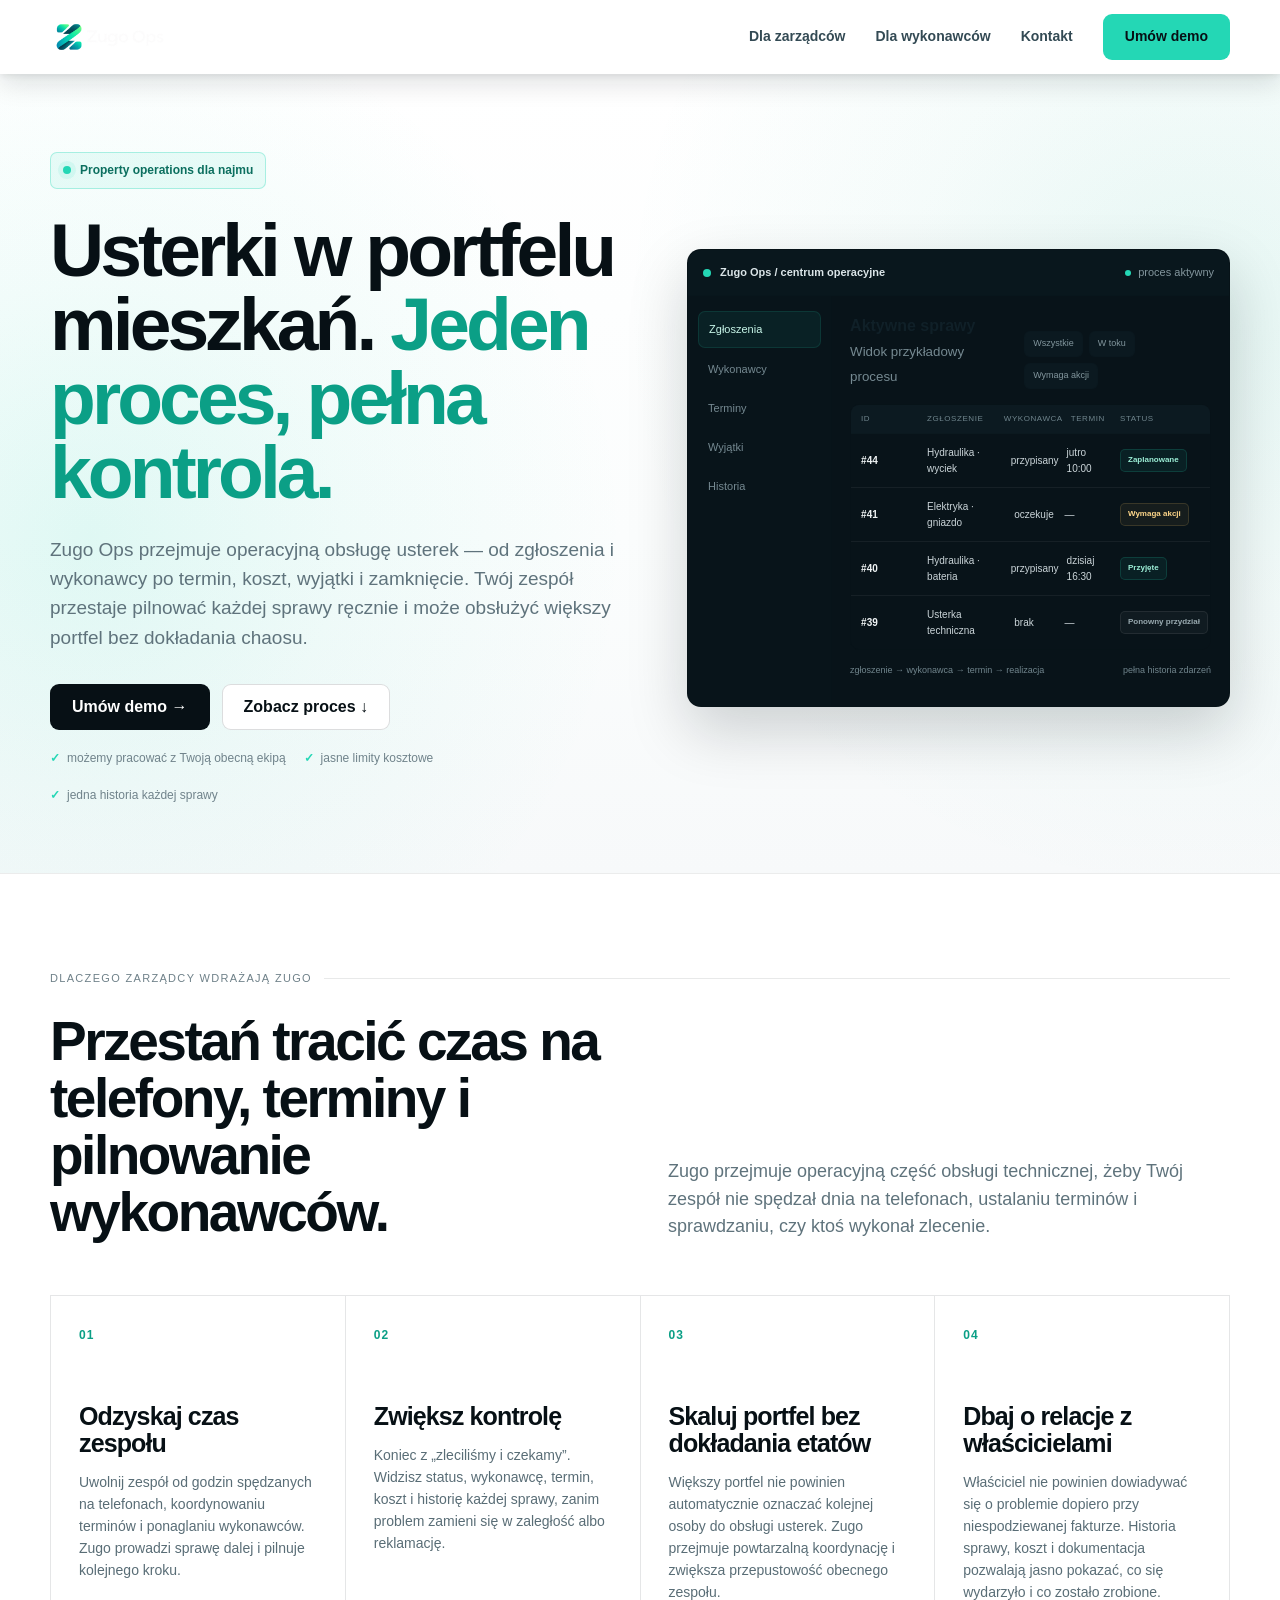
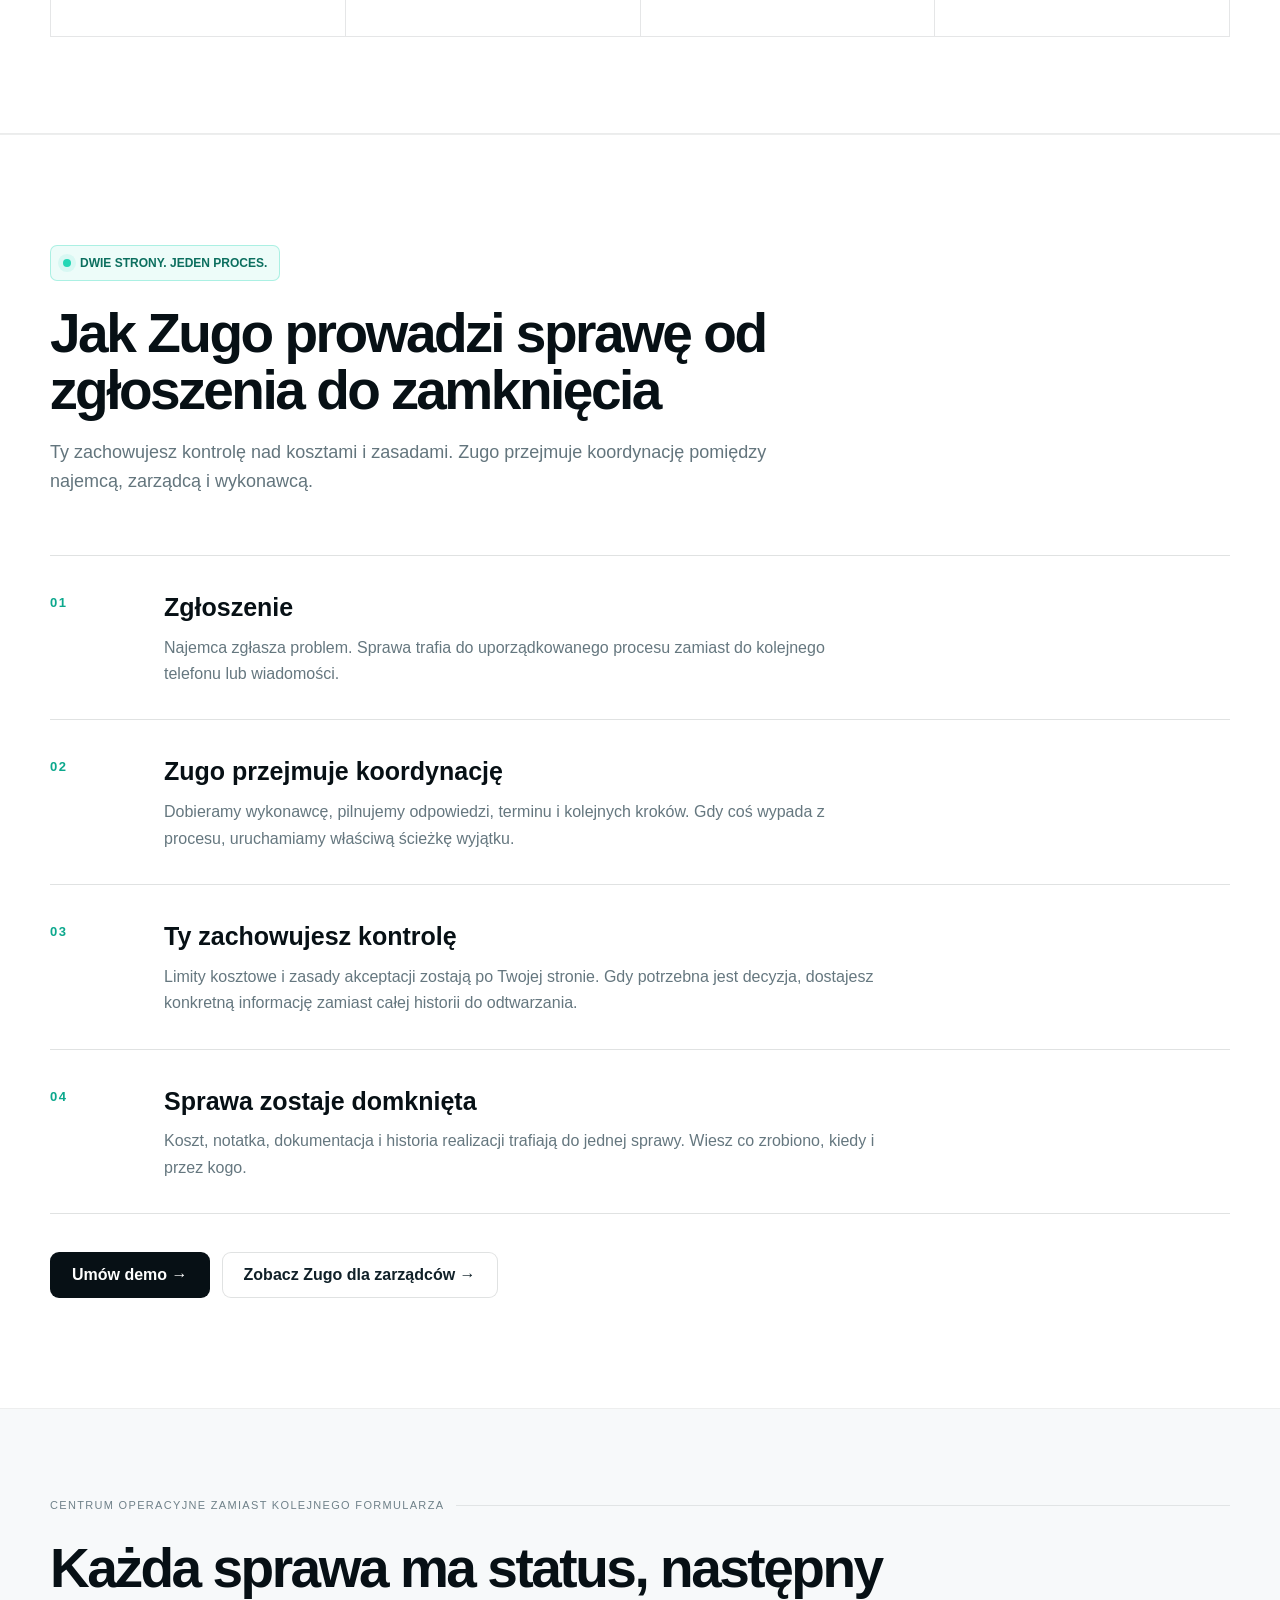
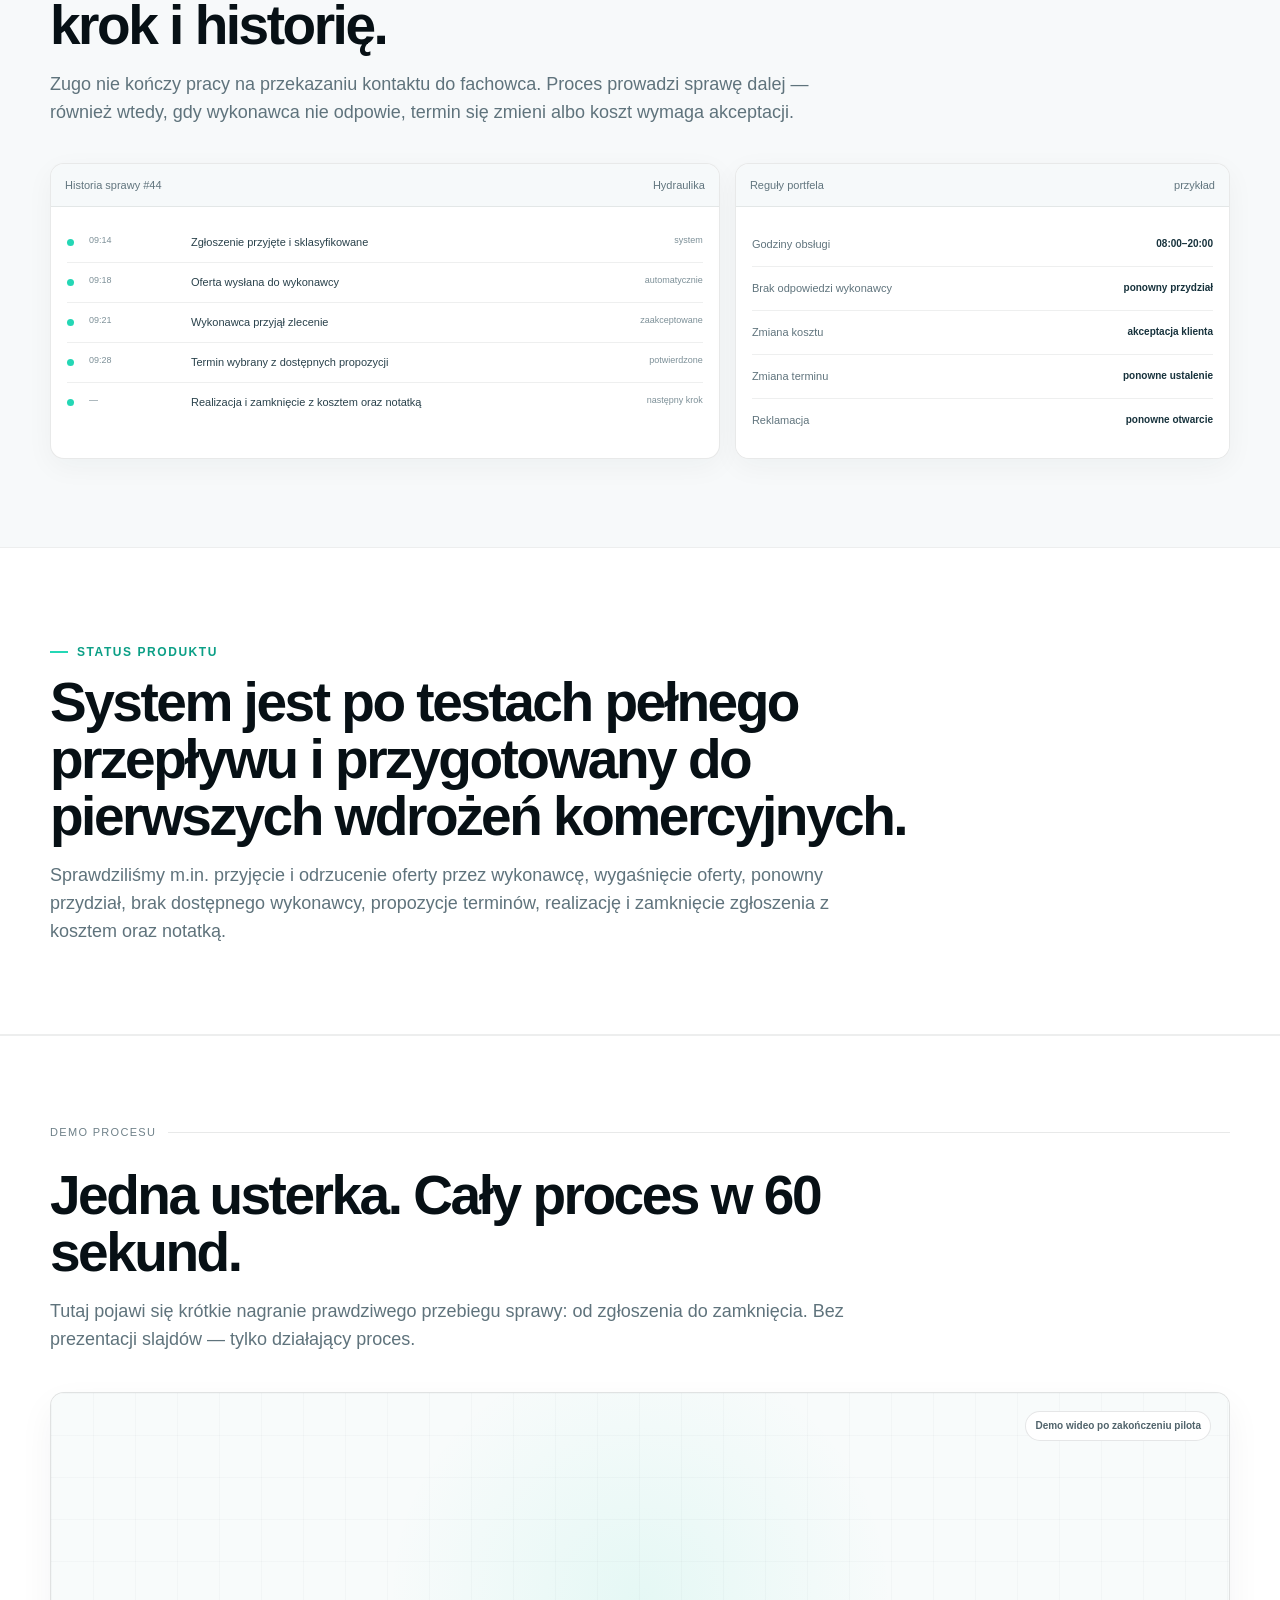
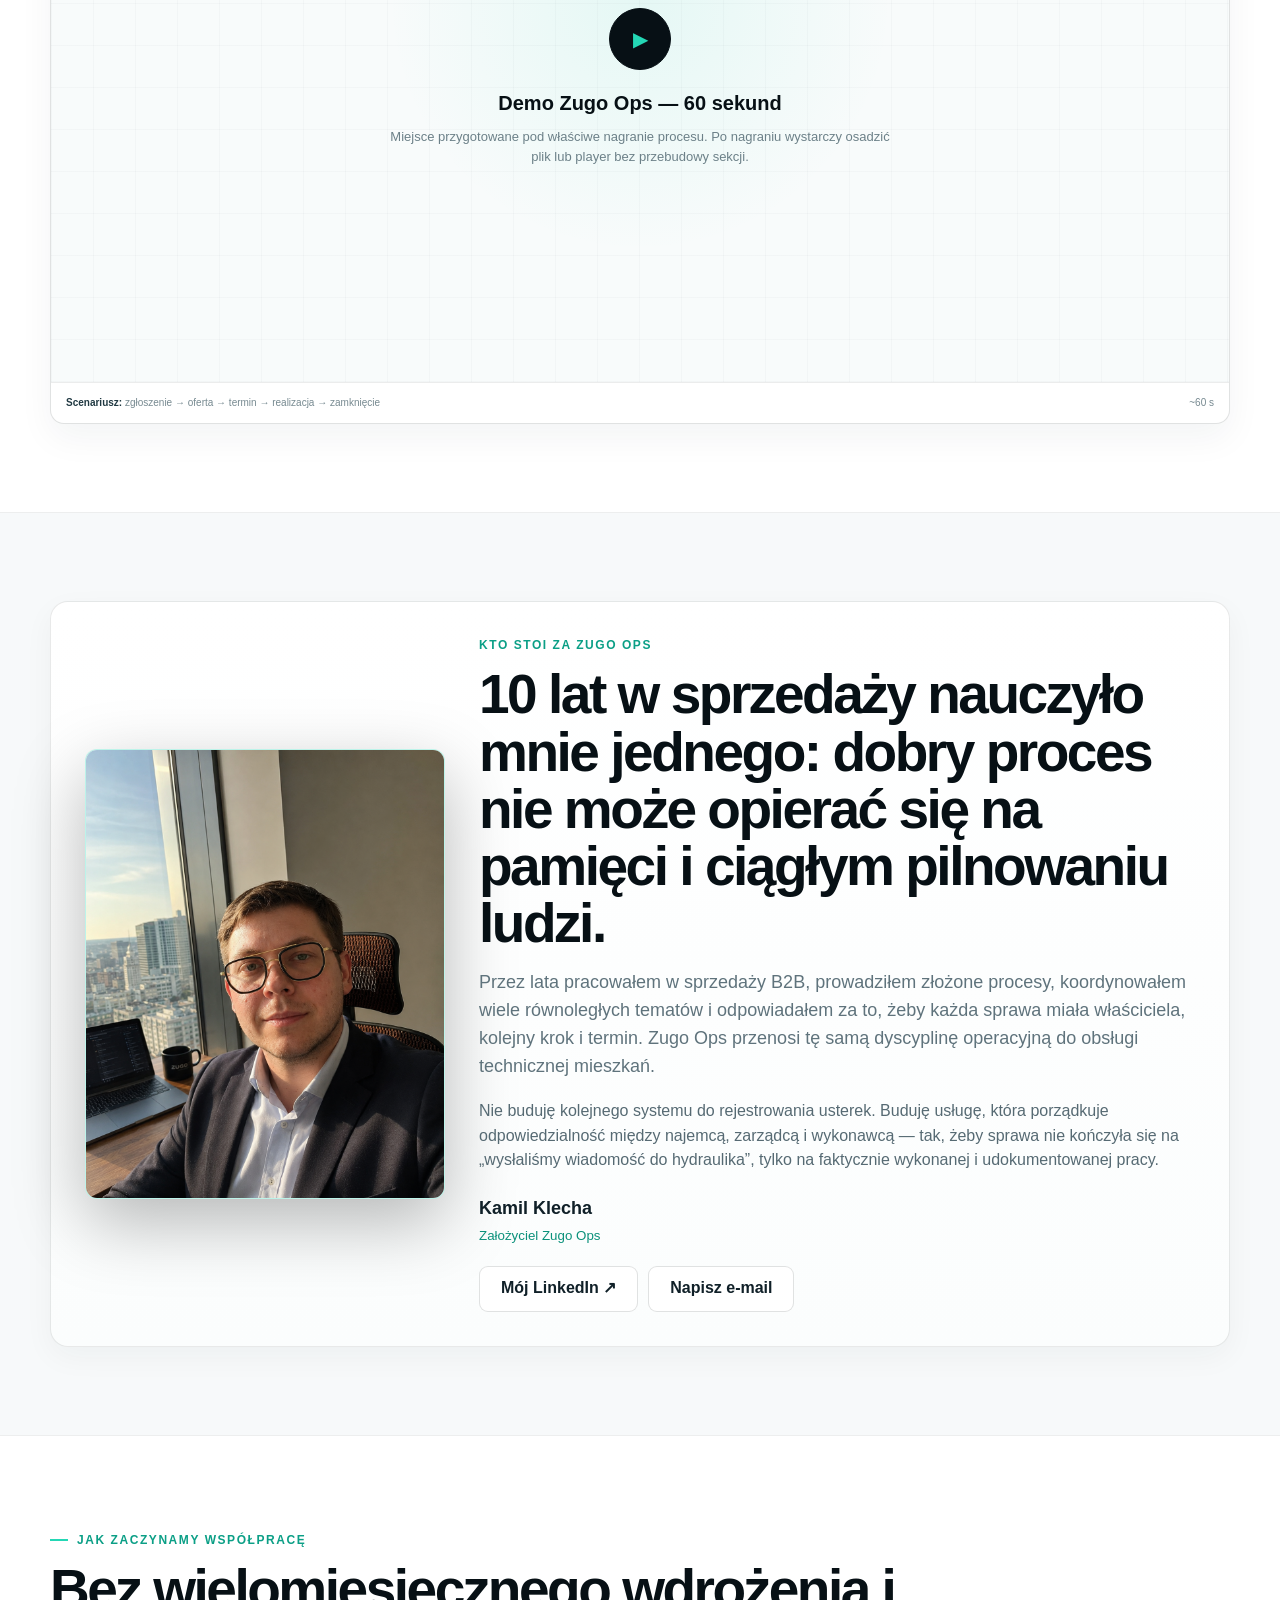
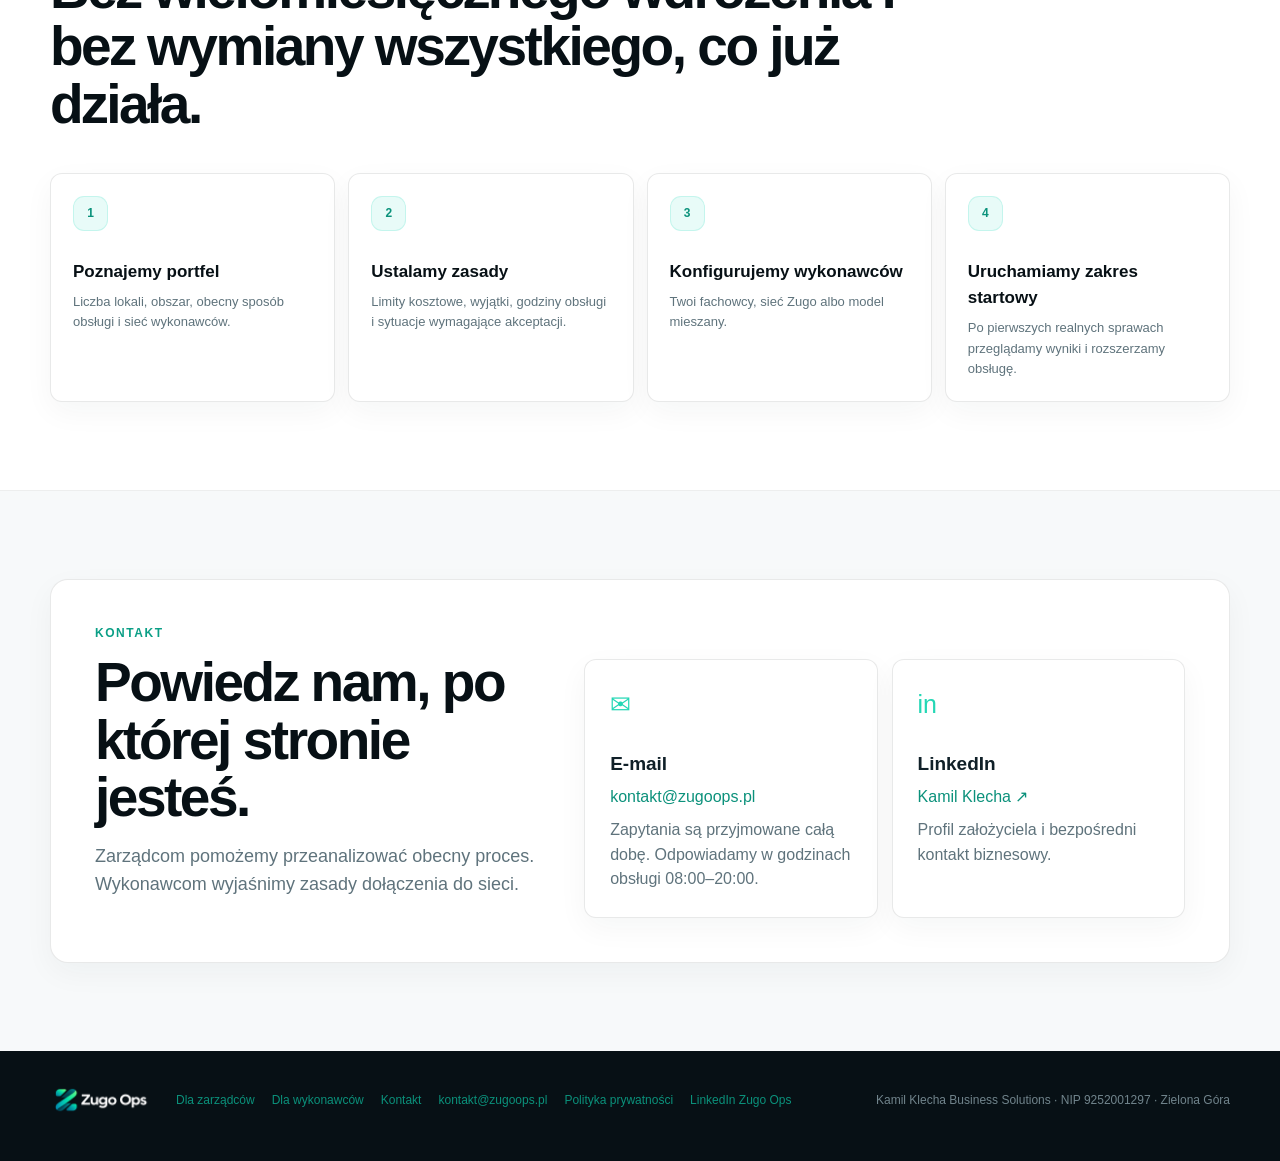
<file: index.html>
<!doctype html><html lang="pl"><head>
<meta charset="utf-8">
<meta name="viewport" content="width=device-width,initial-scale=1">
<title>Zugo Ops — operacyjna obsługa usterek dla najmu</title>
<meta name="description" content="Zugo Ops przejmuje operacyjną obsługę usterek i napraw w portfelach mieszkań — od zgłoszenia najemcy, przez organizację wykonawcy i terminu, aż do zamknięcia sprawy.">
<meta name="theme-color" content="#071015">
<meta name="robots" content="index,follow,max-image-preview:large">
<link rel="canonical" href="https://zugoops.pl/">
<link rel="stylesheet" href="/zugo-proptech-v58.css">
<link rel="icon" type="image/png" sizes="64x64" href="/favicon-64.png">
<link rel="apple-touch-icon" href="/favicon.png">
<meta property="og:type" content="website">
<meta property="og:site_name" content="Zugo Ops">
<meta property="og:locale" content="pl_PL">
<meta property="og:title" content="Zugo Ops — operacyjna obsługa usterek dla najmu">
<meta property="og:description" content="Zugo Ops przejmuje obsługę usterek w portfelach mieszkań: zgłoszenie, wykonawca, termin, realizacja i zamknięcie sprawy.">
<meta property="og:url" content="https://zugoops.pl/">
<meta property="og:image" content="https://zugoops.pl/og-image.png">
<meta property="og:image:width" content="1200">
<meta property="og:image:height" content="630">
<meta name="twitter:card" content="summary_large_image">
<meta name="twitter:title" content="Zugo Ops — operacyjna obsługa usterek dla najmu">
<meta name="twitter:description" content="Zugo Ops przejmuje obsługę usterek w portfelach mieszkań: zgłoszenie, wykonawca, termin, realizacja i zamknięcie sprawy.">
<meta name="twitter:image" content="https://zugoops.pl/og-image.png">

<script defer src="/zugo-site-v55.js"></script>
<script type="application/ld+json">
{
  "@context": "https://schema.org",
  "@graph": [
    {
      "@type": "Organization",
      "@id": "https://zugoops.pl/#organization",
      "name": "Zugo Ops",
      "legalName": "Kamil Klecha Business Solutions",
      "url": "https://zugoops.pl/",
      "email": "kontakt@zugoops.pl",
      "sameAs": [
        "https://www.linkedin.com/company/zugoapp"
      ],
      "founder": {
        "@type": "Person",
        "name": "Kamil Klecha",
        "sameAs": "https://www.linkedin.com/in/kamil-klecha/"
      }
    },
    {
      "@type": "WebSite",
      "@id": "https://zugoops.pl/#website",
      "url": "https://zugoops.pl/",
      "name": "Zugo Ops",
      "publisher": {
        "@id": "https://zugoops.pl/#organization"
      },
      "inLanguage": "pl-PL"
    },
    {
      "@type": "Service",
      "@id": "https://zugoops.pl/#service",
      "name": "Operacyjna obsługa usterek i napraw w portfelach mieszkań",
      "serviceType": "Koordynacja obsługi technicznej nieruchomości",
      "provider": {
        "@id": "https://zugoops.pl/#organization"
      },
      "areaServed": {
        "@type": "City",
        "name": "Zielona Góra"
      },
      "audience": {
        "@type": "BusinessAudience",
        "audienceType": "Zarządcy nieruchomości i właściciele portfeli mieszkań"
      },
      "description": "Zugo Ops przejmuje operacyjną obsługę usterek i napraw w portfelach mieszkań — od zgłoszenia najemcy, przez organizację wykonawcy i terminu, aż do zamknięcia sprawy."
    }
  ]
}
</script>
</head><body><nav class="nav">
<div class="wrap navin">
<a class="brand" href="/" aria-label="Zugo Ops — strona główna">
<img class="logo" src="/zugo-logo.png" width="210" height="70" alt="Zugo Ops">
</a>
<div class="links"><a class="" href="/zarzadcy/">Dla zarządców</a><a class="" href="/wykonawcy/">Dla wykonawców</a><a class="" href="/kontakt/">Kontakt</a><a class="btn primary" href="/kontakt/#demo">Umów demo</a></div>
<button class="menuToggle" type="button" aria-expanded="false" aria-controls="mobileMenu" aria-label="Otwórz menu">
<span></span><span></span><span></span>
</button>
</div>
<div class="mobileMenu" id="mobileMenu"><a href="/zarzadcy/">Dla zarządców</a><a href="/wykonawcy/">Dla wykonawców</a><a href="/kontakt/">Kontakt</a><a class="btn primary" href="/kontakt/#demo">Umów demo</a></div>
</nav>
<header class="hero"><div class="wrap heroGrid">
<div><div class="eyebrow">Property operations dla najmu</div>
<h1>Usterki w portfelu mieszkań. <span class="accent">Jeden proces, pełna kontrola.</span></h1>
<p>Zugo Ops przejmuje operacyjną obsługę usterek — od zgłoszenia i wykonawcy po termin, koszt, wyjątki i zamknięcie. Twój zespół przestaje pilnować każdej sprawy ręcznie i może obsłużyć większy portfel bez dokładania chaosu.</p>
<div class="actions"><a class="btn primary" href="/kontakt/#demo">Umów demo →</a><a class="btn secondary" href="#proces">Zobacz proces ↓</a></div>
<div class="micro"><span>możemy pracować z Twoją obecną ekipą</span><span>jasne limity kosztowe</span><span>jedna historia każdej sprawy</span></div>
</div>
<div class="opsConsole" aria-label="Przykładowy panel operacyjny Zugo Ops">
<div class="consoleTop">
  <div class="consoleBrand"><span class="consoleDot"></span>Zugo Ops / centrum operacyjne</div>
  <div class="consoleLive">proces aktywny</div>
</div>
<div class="consoleShell">
  <div class="consoleSide">
    <div class="consoleSideLabel active">Zgłoszenia</div>
    <div class="consoleSideLabel">Wykonawcy</div>
    <div class="consoleSideLabel">Terminy</div>
    <div class="consoleSideLabel">Wyjątki</div>
    <div class="consoleSideLabel">Historia</div>
  </div>
  <div class="consoleMain">
    <div class="consoleHeader">
      <div><b>Aktywne sprawy</b><br><small>Widok przykładowy procesu</small></div>
      <div class="consoleFilters"><span class="consoleFilter">Wszystkie</span><span class="consoleFilter">W toku</span><span class="consoleFilter">Wymaga akcji</span></div>
    </div>
    <div class="ticketTable">
      <div class="ticketHead"><span>ID</span><span>Zgłoszenie</span><span>Wykonawca</span><span>Termin</span><span>Status</span></div>
      <div class="ticketRow"><strong>#44</strong><span>Hydraulika · wyciek</span><span>przypisany</span><span>jutro 10:00</span><span class="statusChip green">Zaplanowane</span></div>
      <div class="ticketRow"><strong>#41</strong><span>Elektryka · gniazdo</span><span>oczekuje</span><span>—</span><span class="statusChip amber">Wymaga akcji</span></div>
      <div class="ticketRow"><strong>#40</strong><span>Hydraulika · bateria</span><span>przypisany</span><span>dzisiaj 16:30</span><span class="statusChip green">Przyjęte</span></div>
      <div class="ticketRow"><strong>#39</strong><span>Usterka techniczna</span><span>brak</span><span>—</span><span class="statusChip gray">Ponowny przydział</span></div>
    </div>
    <div class="consoleFooter"><span>zgłoszenie → wykonawca → termin → realizacja</span><span>pełna historia zdarzeń</span></div>
  </div>
</div>
</div>
</div></header>

<section class="outcomesSection outcomesStrong">
<div class="wrap">
  <div class="sectionRule">dlaczego zarządcy wdrażają zugo</div>
  <div class="outcomesIntro">
    <div>
      <h2>Przestań tracić czas na telefony, terminy i pilnowanie wykonawców.</h2>
    </div>
    <div>
      <p class="lead">Zugo przejmuje operacyjną część obsługi technicznej, żeby Twój zespół nie spędzał dnia na telefonach, ustalaniu terminów i sprawdzaniu, czy ktoś wykonał zlecenie.</p>
    </div>
  </div>

  <div class="outcomesGrid outcomesGridStrong">
    <article class="outcomeItem">
      <span class="outcomeIndex">01</span>
      <h3>Odzyskaj czas zespołu</h3>
      <p>Uwolnij zespół od godzin spędzanych na telefonach, koordynowaniu terminów i ponaglaniu wykonawców. Zugo prowadzi sprawę dalej i pilnuje kolejnego kroku.</p>
    </article>

    <article class="outcomeItem">
      <span class="outcomeIndex">02</span>
      <h3>Zwiększ kontrolę</h3>
      <p>Koniec z „zleciliśmy i czekamy”. Widzisz status, wykonawcę, termin, koszt i historię każdej sprawy, zanim problem zamieni się w zaległość albo reklamację.</p>
    </article>

    <article class="outcomeItem">
      <span class="outcomeIndex">03</span>
      <h3>Skaluj portfel bez dokładania etatów</h3>
      <p>Większy portfel nie powinien automatycznie oznaczać kolejnej osoby do obsługi usterek. Zugo przejmuje powtarzalną koordynację i zwiększa przepustowość obecnego zespołu.</p>
    </article>

    <article class="outcomeItem">
      <span class="outcomeIndex">04</span>
      <h3>Dbaj o relacje z właścicielami</h3>
      <p>Właściciel nie powinien dowiadywać się o problemie dopiero przy niespodziewanej fakturze. Historia sprawy, koszt i dokumentacja pozwalają jasno pokazać, co się wydarzyło i co zostało zrobione.</p>
    </article>
  </div>
</div>
</section>








<section class="processFlow" id="proces">
  <div class="wrap">
    <div class="processIntro">
      <div class="eyebrow">DWIE STRONY. JEDEN PROCES.</div>
      <h2>Jak Zugo prowadzi sprawę od zgłoszenia do zamknięcia</h2>
      <p>Ty zachowujesz kontrolę nad kosztami i zasadami. Zugo przejmuje koordynację pomiędzy najemcą, zarządcą i wykonawcą.</p>
    </div>
    <div class="processTimeline">
      <article class="processStep"><span>01</span><div><h3>Zgłoszenie</h3><p>Najemca zgłasza problem. Sprawa trafia do uporządkowanego procesu zamiast do kolejnego telefonu lub wiadomości.</p></div></article>
      <article class="processStep"><span>02</span><div><h3>Zugo przejmuje koordynację</h3><p>Dobieramy wykonawcę, pilnujemy odpowiedzi, terminu i kolejnych kroków. Gdy coś wypada z procesu, uruchamiamy właściwą ścieżkę wyjątku.</p></div></article>
      <article class="processStep"><span>03</span><div><h3>Ty zachowujesz kontrolę</h3><p>Limity kosztowe i zasady akceptacji zostają po Twojej stronie. Gdy potrzebna jest decyzja, dostajesz konkretną informację zamiast całej historii do odtwarzania.</p></div></article>
      <article class="processStep"><span>04</span><div><h3>Sprawa zostaje domknięta</h3><p>Koszt, notatka, dokumentacja i historia realizacji trafiają do jednej sprawy. Wiesz co zrobiono, kiedy i przez kogo.</p></div></article>
    </div>
    <div class="processCta"><a class="btn primary" href="#demo">Umów demo →</a><a class="btn secondary" href="/zarzadcy/">Zobacz Zugo dla zarządców →</a></div>
  </div>
</section>



<section><div class="wrap">
<div class="sectionRule">centrum operacyjne zamiast kolejnego formularza</div>
<h2>Każda sprawa ma status, następny krok i historię.</h2>
<p class="lead">Zugo nie kończy pracy na przekazaniu kontaktu do fachowca. Proces prowadzi sprawę dalej — również wtedy, gdy wykonawca nie odpowie, termin się zmieni albo koszt wymaga akceptacji.</p>

<div class="propFeatureGrid">
  <div class="propPanel">
    <div class="propPanelTitle"><span>Historia sprawy #44</span><span>Hydraulika</span></div>
    <div class="propPanelBody">
      <div class="activityItem"><span class="activityDot"></span><span class="activityTime">09:14</span><span class="activityText">Zgłoszenie przyjęte i sklasyfikowane</span><span class="activityMeta">system</span></div>
      <div class="activityItem"><span class="activityDot"></span><span class="activityTime">09:18</span><span class="activityText">Oferta wysłana do wykonawcy</span><span class="activityMeta">automatycznie</span></div>
      <div class="activityItem"><span class="activityDot"></span><span class="activityTime">09:21</span><span class="activityText">Wykonawca przyjął zlecenie</span><span class="activityMeta">zaakceptowane</span></div>
      <div class="activityItem"><span class="activityDot"></span><span class="activityTime">09:28</span><span class="activityText">Termin wybrany z dostępnych propozycji</span><span class="activityMeta">potwierdzone</span></div>
      <div class="activityItem"><span class="activityDot"></span><span class="activityTime">—</span><span class="activityText">Realizacja i zamknięcie z kosztem oraz notatką</span><span class="activityMeta">następny krok</span></div>
    </div>
  </div>
  <div class="propPanel">
    <div class="propPanelTitle"><span>Reguły portfela</span><span>przykład</span></div>
    <div class="propPanelBody ruleRows">
      <div class="ruleRow"><span>Godziny obsługi</span><b>08:00–20:00</b></div>
      <div class="ruleRow"><span>Brak odpowiedzi wykonawcy</span><b>ponowny przydział</b></div>
      <div class="ruleRow"><span>Zmiana kosztu</span><b>akceptacja klienta</b></div>
      <div class="ruleRow"><span>Zmiana terminu</span><b>ponowne ustalenie</b></div>
      <div class="ruleRow"><span>Reklamacja</span><b>ponowne otwarcie</b></div>
    </div>
  </div>
</div>
</div></section>

<section class="band"><div class="wrap"><div class="kicker">Status produktu</div>
<h2>System jest po testach pełnego przepływu i przygotowany do pierwszych wdrożeń komercyjnych.</h2>
<p class="lead">Sprawdziliśmy m.in. przyjęcie i odrzucenie oferty przez wykonawcę, wygaśnięcie oferty, ponowny przydział, brak dostępnego wykonawcy, propozycje terminów, realizację i zamknięcie zgłoszenia z kosztem oraz notatką.</p>
</div></section>



<section class="band" id="demo"><div class="wrap">
<div class="sectionRule">demo procesu</div>
<h2>Jedna usterka. Cały proces w 60 sekund.</h2>
<p class="lead">Tutaj pojawi się krótkie nagranie prawdziwego przebiegu sprawy: od zgłoszenia do zamknięcia. Bez prezentacji slajdów — tylko działający proces.</p>
<div class="demoBlock">
  <div class="demoVideoPlaceholder">
    <div>
      <div class="demoPlay">▶</div>
      <b>Demo Zugo Ops — 60 sekund</b>
      <p>Miejsce przygotowane pod właściwe nagranie procesu. Po nagraniu wystarczy osadzić plik lub player bez przebudowy sekcji.</p>
    </div>
  </div>
  <div class="demoCaption"><span><strong>Scenariusz:</strong> zgłoszenie → oferta → termin → realizacja → zamknięcie</span><span>~60 s</span></div>
</div>
</div></section>

<section><div class="wrap founderCard founderCardWithPhoto">
<div class="founderPhotoWrap">
  <img class="founderPhoto" src="/kamil-klecha.png" width="1086" height="1448" alt="Kamil Klecha — założyciel Zugo Ops">
</div>
<div>
  <div class="kicker">Kto stoi za Zugo Ops</div>
  <h2>10 lat w sprzedaży nauczyło mnie jednego: dobry proces nie może opierać się na pamięci i ciągłym pilnowaniu ludzi.</h2>
  <p class="lead">Przez lata pracowałem w sprzedaży B2B, prowadziłem złożone procesy, koordynowałem wiele równoległych tematów i odpowiadałem za to, żeby każda sprawa miała właściciela, kolejny krok i termin. Zugo Ops przenosi tę samą dyscyplinę operacyjną do obsługi technicznej mieszkań.</p>
  <p class="founderStory">Nie buduję kolejnego systemu do rejestrowania usterek. Buduję usługę, która porządkuje odpowiedzialność między najemcą, zarządcą i wykonawcą — tak, żeby sprawa nie kończyła się na „wysłaliśmy wiadomość do hydraulika”, tylko na faktycznie wykonanej i udokumentowanej pracy.</p>
  <div class="founderMeta"><b>Kamil Klecha</b><small>Założyciel Zugo Ops</small></div>
  <div class="founderLinks">
    <a class="btn secondary" href="https://www.linkedin.com/in/kamil-klecha/" target="_blank" rel="noopener">Mój LinkedIn ↗</a>
    <a class="btn secondary" href="mailto:kontakt@zugoops.pl">Napisz e-mail</a>
  </div>
</div>
</div></section>


<section class="band"><div class="wrap"><div class="kicker">Jak zaczynamy współpracę</div>
<h2>Bez wielomiesięcznego wdrożenia i bez wymiany wszystkiego, co już działa.</h2>
<div class="startGrid">
<div class="startCard"><div class="num">1</div><h3>Poznajemy portfel</h3><p>Liczba lokali, obszar, obecny sposób obsługi i sieć wykonawców.</p></div>
<div class="startCard"><div class="num">2</div><h3>Ustalamy zasady</h3><p>Limity kosztowe, wyjątki, godziny obsługi i sytuacje wymagające akceptacji.</p></div>
<div class="startCard"><div class="num">3</div><h3>Konfigurujemy wykonawców</h3><p>Twoi fachowcy, sieć Zugo albo model mieszany.</p></div>
<div class="startCard"><div class="num">4</div><h3>Uruchamiamy zakres startowy</h3><p>Po pierwszych realnych sprawach przeglądamy wyniki i rozszerzamy obsługę.</p></div>
</div></div></section>

<section><div class="wrap ctaBox"><div class="ctaGrid">
<div><div class="kicker">Kontakt</div><h2>Powiedz nam, po której stronie jesteś.</h2><p class="lead">Zarządcom pomożemy przeanalizować obecny proces. Wykonawcom wyjaśnimy zasady dołączenia do sieci.</p></div>
<div class="contactGrid">
<div class="contactCard"><div class="icon">✉</div><b>E-mail</b><a href="mailto:kontakt@zugoops.pl">kontakt@zugoops.pl</a><p>Zapytania są przyjmowane całą dobę. Odpowiadamy w godzinach obsługi 08:00–20:00.</p></div>
<div class="contactCard"><div class="icon">in</div><b>LinkedIn</b><a href="https://www.linkedin.com/in/kamil-klecha/" target="_blank" rel="noopener">Kamil Klecha ↗</a><p>Profil założyciela i bezpośredni kontakt biznesowy.</p></div>
</div></div></div></section>
<footer>
<div class="wrap foot">
<img class="footLogo" src="/zugo-logo.png" width="168" height="56" alt="Zugo Ops">
<div class="footlinks">
<a href="/zarzadcy/">Dla zarządców</a>
<a href="/wykonawcy/">Dla wykonawców</a>
<a href="/kontakt/">Kontakt</a>
<a href="mailto:kontakt@zugoops.pl">kontakt@zugoops.pl</a>
<a href="/polityka-prywatnosci/">Polityka prywatności</a>
<a href="https://www.linkedin.com/company/zugoapp" target="_blank" rel="noopener">LinkedIn Zugo Ops</a>
</div>
<div class="companyLine">Kamil Klecha Business Solutions · NIP 9252001297 · Zielona Góra</div>
</div>
</footer><div class="mobileDemoBar"><a href="/#demo">Umów demo</a></div>
</body></html>
</file>
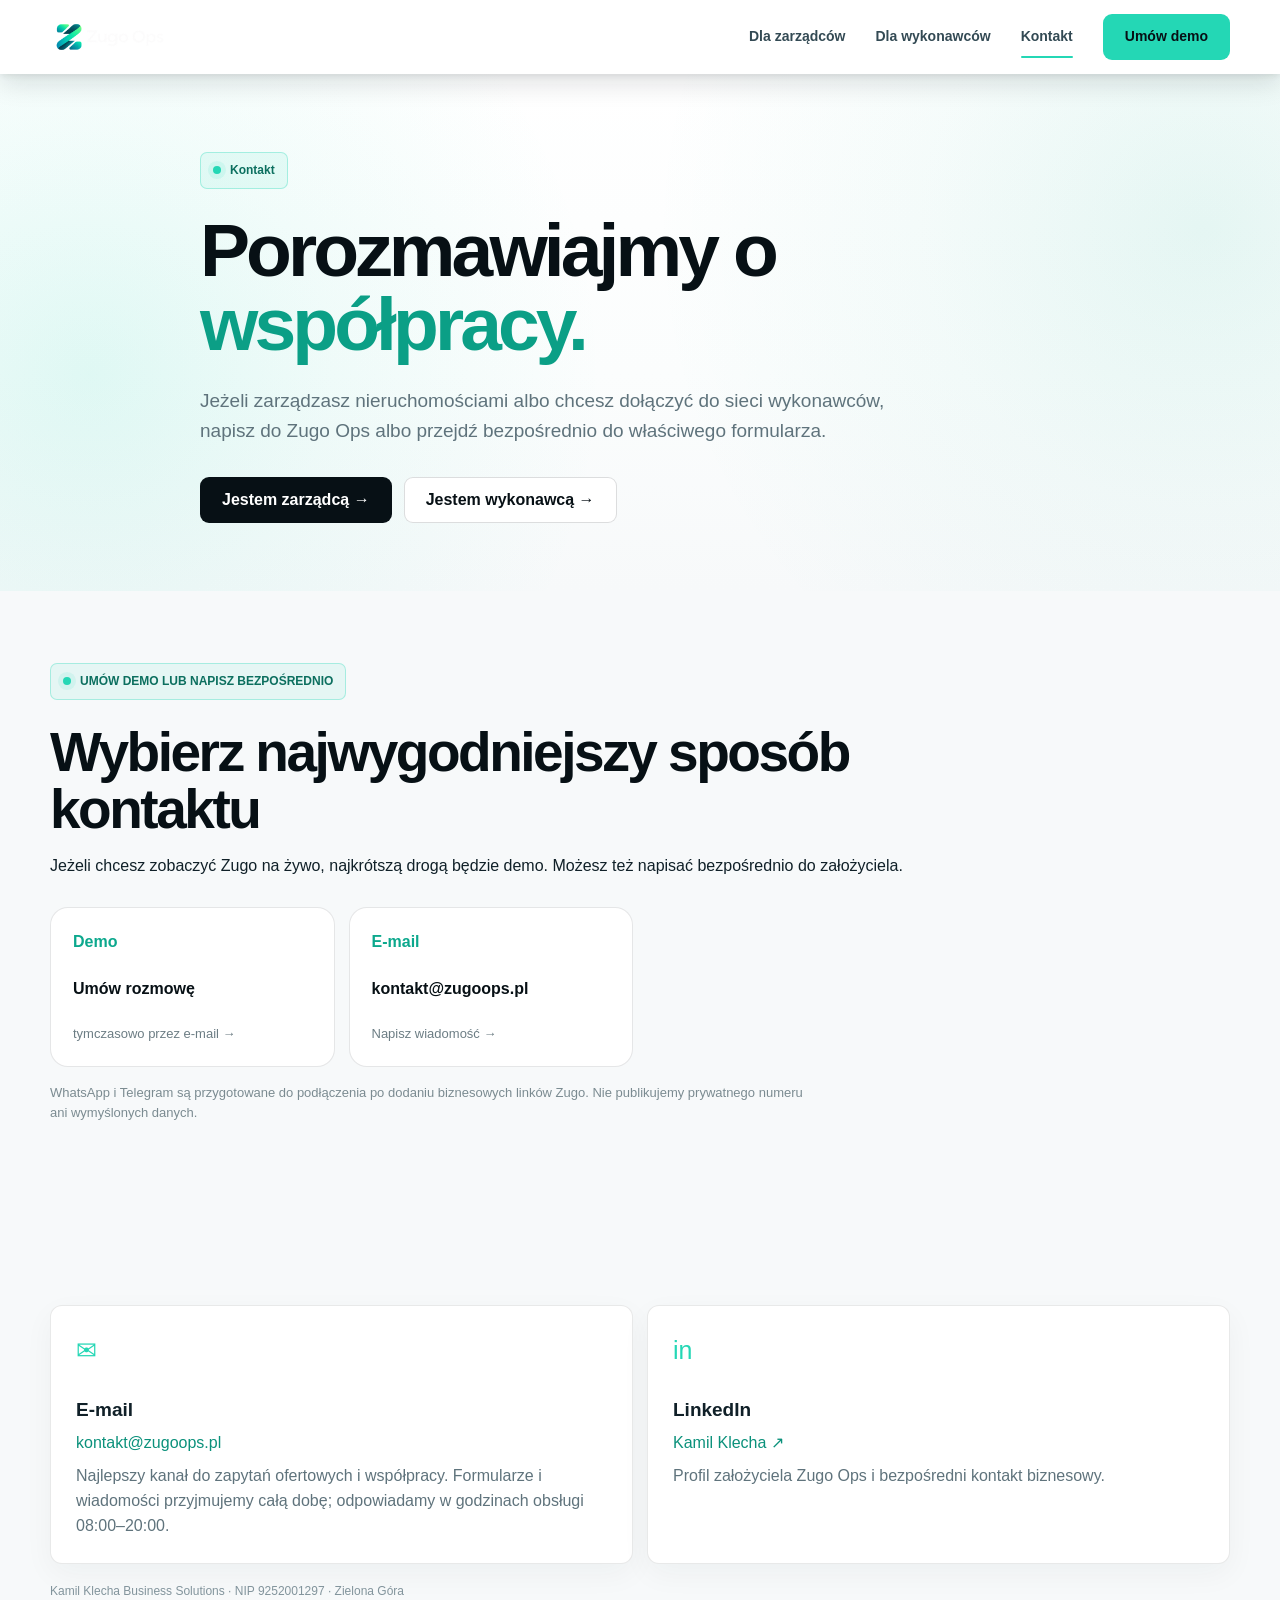
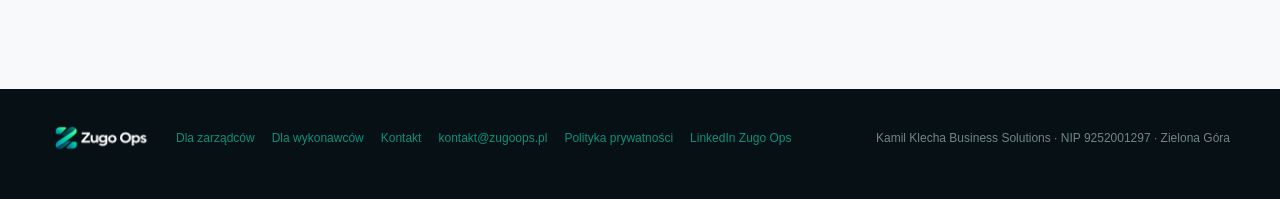
<file: kontakt/index.html>
<!doctype html><html lang="pl"><head>
<meta charset="utf-8">
<meta name="viewport" content="width=device-width,initial-scale=1">
<title>Kontakt — Zugo Ops</title>
<meta name="description" content="Skontaktuj się z Zugo Ops w sprawie obsługi technicznej portfela mieszkań lub współpracy jako wykonawca.">
<meta name="theme-color" content="#071015">
<meta name="robots" content="index,follow,max-image-preview:large">
<link rel="canonical" href="https://zugoops.pl/kontakt/">
<link rel="stylesheet" href="/zugo-proptech-v58.css">
<link rel="icon" type="image/png" sizes="64x64" href="/favicon-64.png">
<link rel="apple-touch-icon" href="/favicon.png">
<meta property="og:type" content="website">
<meta property="og:site_name" content="Zugo Ops">
<meta property="og:locale" content="pl_PL">
<meta property="og:title" content="Kontakt — Zugo Ops">
<meta property="og:description" content="Skontaktuj się z Zugo Ops w sprawie obsługi technicznej portfela mieszkań lub współpracy jako wykonawca.">
<meta property="og:url" content="https://zugoops.pl/kontakt/">
<meta property="og:image" content="https://zugoops.pl/og-image.png">
<meta property="og:image:width" content="1200">
<meta property="og:image:height" content="630">
<meta name="twitter:card" content="summary_large_image">
<meta name="twitter:title" content="Kontakt — Zugo Ops">
<meta name="twitter:description" content="Skontaktuj się z Zugo Ops w sprawie obsługi technicznej portfela mieszkań lub współpracy jako wykonawca.">
<meta name="twitter:image" content="https://zugoops.pl/og-image.png">
<script type="application/ld+json">{"@context": "https://schema.org", "@type": "ProfessionalService", "@id": "https://zugoops.pl/#organization", "name": "Zugo Ops", "legalName": "Kamil Klecha Business Solutions", "url": "https://zugoops.pl/", "logo": "https://zugoops.pl/zugo-logo.png", "image": "https://zugoops.pl/og-image.png", "email": "kontakt@zugoops.pl", "taxID": "9252001297", "areaServed": {"@type": "AdministrativeArea", "name": "Zielona Góra i uzgodnione lokalizacje w Polsce"}, "address": {"@type": "PostalAddress", "addressLocality": "Zielona Góra", "addressCountry": "PL"}, "founder": {"@type": "Person", "name": "Kamil Klecha", "url": "https://www.linkedin.com/in/kamil-klecha/"}, "sameAs": ["https://www.linkedin.com/company/zugoapp"]}</script>
<script defer src="/zugo-site-v55.js"></script>
</head><body><nav class="nav">
<div class="wrap navin">
<a class="brand" href="/" aria-label="Zugo Ops — strona główna">
<img class="logo" src="/zugo-logo.png" width="210" height="70" alt="Zugo Ops">
</a>
<div class="links"><a class="" href="/zarzadcy/">Dla zarządców</a><a class="" href="/wykonawcy/">Dla wykonawców</a><a class="active" href="/kontakt/">Kontakt</a><a class="btn primary" href="/kontakt/#demo">Umów demo</a></div>
<button class="menuToggle" type="button" aria-expanded="false" aria-controls="mobileMenu" aria-label="Otwórz menu">
<span></span><span></span><span></span>
</button>
</div>
<div class="mobileMenu" id="mobileMenu"><a href="/zarzadcy/">Dla zarządców</a><a href="/wykonawcy/">Dla wykonawców</a><a href="/kontakt/">Kontakt</a><a class="btn primary" href="/kontakt/#demo">Umów demo</a></div>
</nav>
<header class="hero"><div class="wrap heroTextOnly">
<div class="eyebrow">Kontakt</div><h1>Porozmawiajmy o <span class="accent">współpracy.</span></h1>
<p>Jeżeli zarządzasz nieruchomościami albo chcesz dołączyć do sieci wykonawców, napisz do Zugo Ops albo przejdź bezpośrednio do właściwego formularza.</p>
<div class="actions"><a class="btn primary" href="/zarzadcy/#formularz">Jestem zarządcą →</a><a class="btn secondary" href="/wykonawcy/#formularz">Jestem wykonawcą →</a></div>
</div></header>


<section class="directContact" id="demo">
  <div class="wrap">
    <div class="eyebrow">UMÓW DEMO LUB NAPISZ BEZPOŚREDNIO</div>
    <h2>Wybierz najwygodniejszy sposób kontaktu</h2>
    <p>Jeżeli chcesz zobaczyć Zugo na żywo, najkrótszą drogą będzie demo. Możesz też napisać bezpośrednio do założyciela.</p>
    <div class="contactChannels">
      <a class="contactChannel" href="mailto:kontakt@zugoops.pl?subject=Demo%20Zugo%20Ops">
        <b>Demo</b><strong>Umów rozmowę</strong><span>tymczasowo przez e-mail →</span>
      </a>
      <a class="contactChannel" href="mailto:kontakt@zugoops.pl">
        <b>E-mail</b><strong>kontakt@zugoops.pl</strong><span>Napisz wiadomość →</span>
      </a>
      <!-- WHATSAPP_URL: po podaniu biznesowego linku odkomentować kartę WhatsApp -->
      <!-- TELEGRAM_URL: po podaniu biznesowego linku odkomentować kartę Telegram -->
    </div>
    <p class="channelNote">WhatsApp i Telegram są przygotowane do podłączenia po dodaniu biznesowych linków Zugo. Nie publikujemy prywatnego numeru ani wymyślonych danych.</p>
  </div>
</section>

<section><div class="wrap"><div class="contactGrid">
<div class="contactCard"><div class="icon">✉</div><b>E-mail</b><a href="mailto:kontakt@zugoops.pl">kontakt@zugoops.pl</a><p>Najlepszy kanał do zapytań ofertowych i współpracy. Formularze i wiadomości przyjmujemy całą dobę; odpowiadamy w godzinach obsługi 08:00–20:00.</p></div>
<div class="contactCard"><div class="icon">in</div><b>LinkedIn</b><a href="https://www.linkedin.com/in/kamil-klecha/" target="_blank" rel="noopener">Kamil Klecha ↗</a><p>Profil założyciela Zugo Ops i bezpośredni kontakt biznesowy.</p></div>
</div>
<div style="margin-top:18px;color:var(--dim);font-size:12px">Kamil Klecha Business Solutions · NIP 9252001297 · Zielona Góra</div>
</div></section>
<footer>
<div class="wrap foot">
<img class="footLogo" src="/zugo-logo.png" width="168" height="56" alt="Zugo Ops">
<div class="footlinks">
<a href="/zarzadcy/">Dla zarządców</a>
<a href="/wykonawcy/">Dla wykonawców</a>
<a href="/kontakt/">Kontakt</a>
<a href="mailto:kontakt@zugoops.pl">kontakt@zugoops.pl</a>
<a href="/polityka-prywatnosci/">Polityka prywatności</a>
<a href="https://www.linkedin.com/company/zugoapp" target="_blank" rel="noopener">LinkedIn Zugo Ops</a>
</div>
<div class="companyLine">Kamil Klecha Business Solutions · NIP 9252001297 · Zielona Góra</div>
</div>
</footer><div class="mobileDemoBar"><a href="/#demo">Umów demo</a></div>
</body></html>
</file>
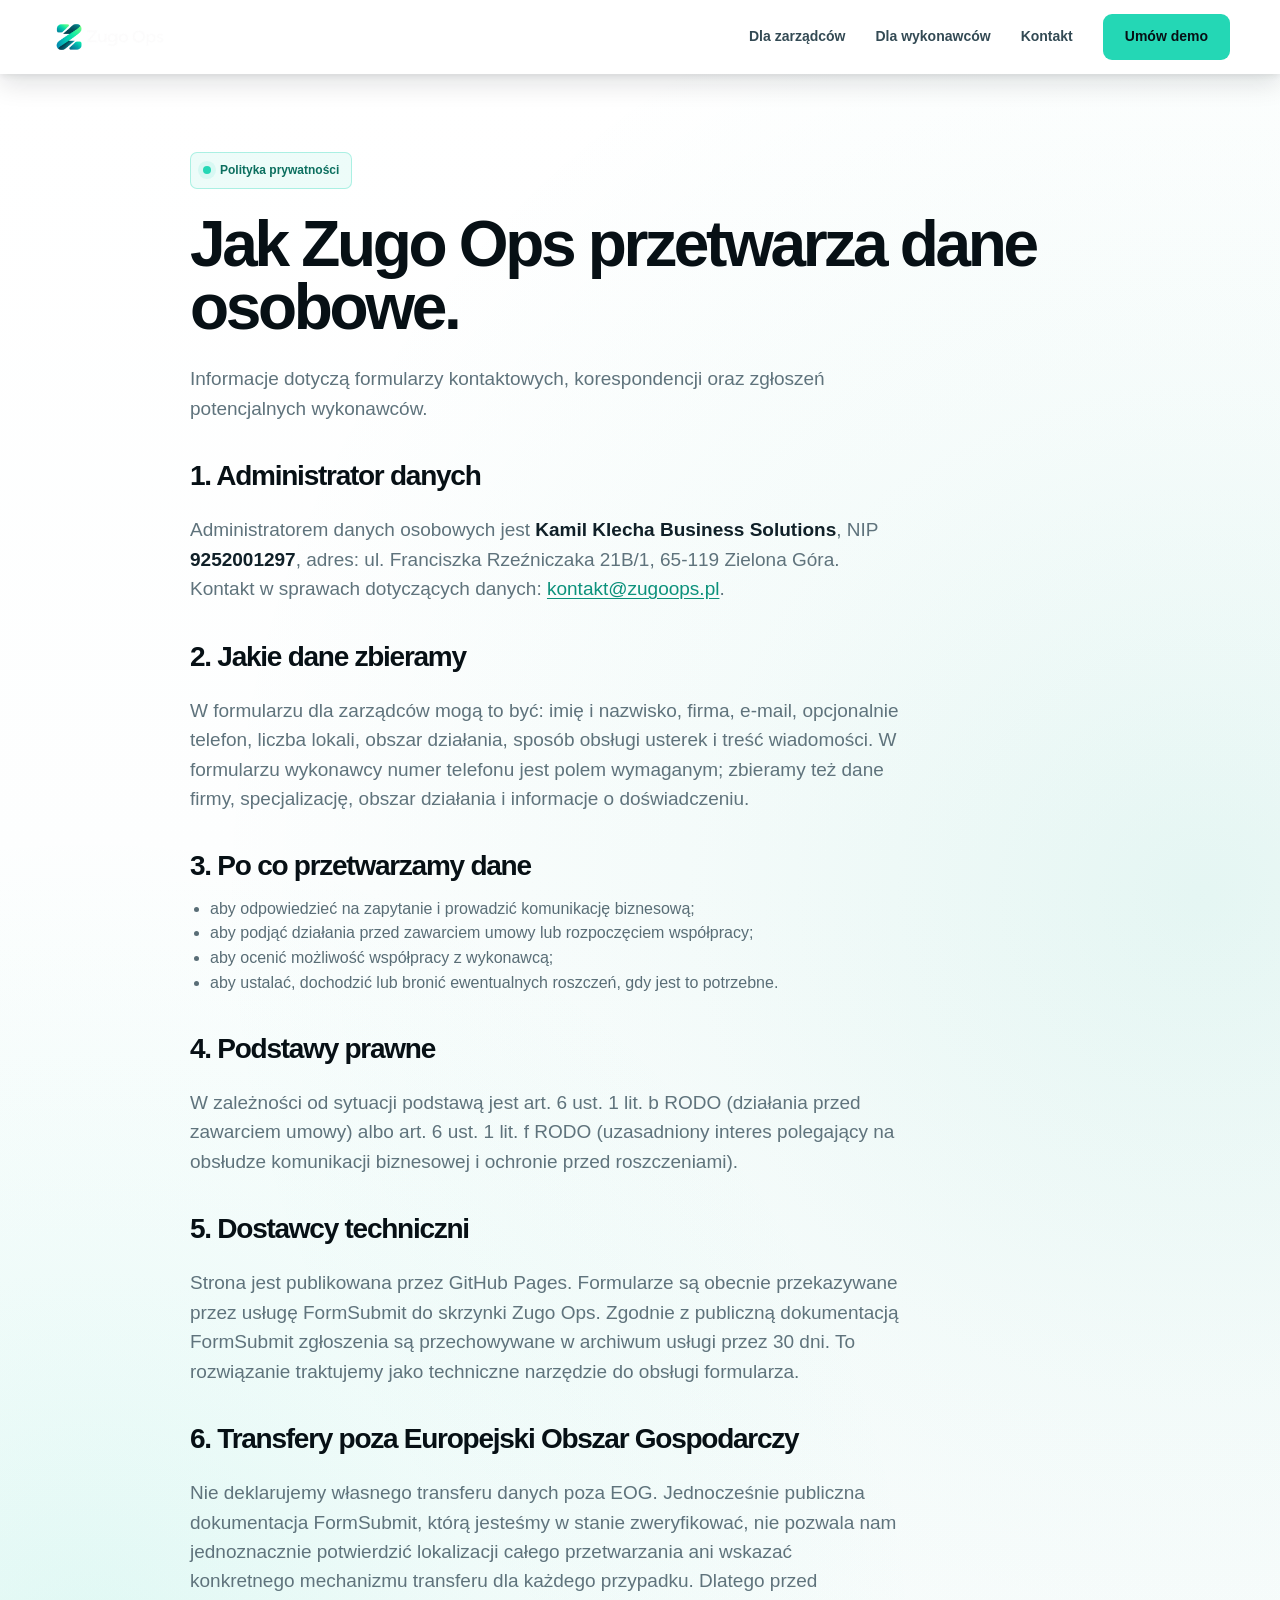
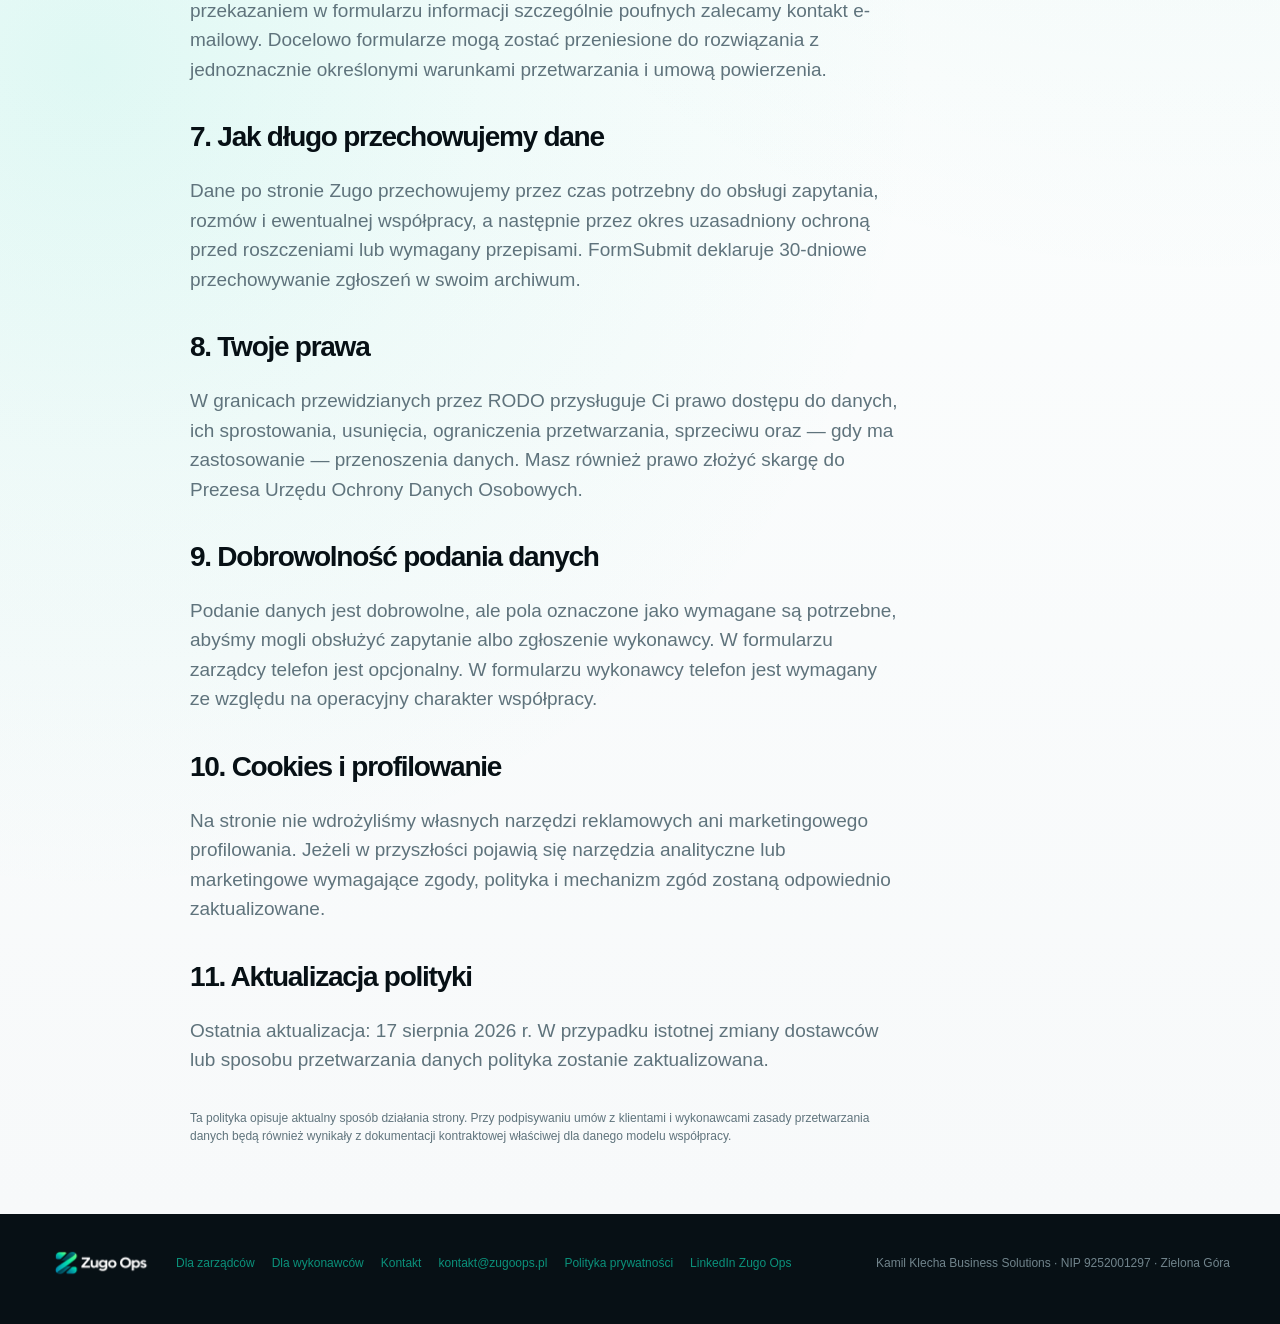
<file: polityka-prywatnosci/index.html>
<!doctype html><html lang="pl"><head>
<meta charset="utf-8">
<meta name="viewport" content="width=device-width,initial-scale=1">
<title>Polityka prywatności — Zugo Ops</title>
<meta name="description" content="Polityka prywatności Zugo Ops i informacje o przetwarzaniu danych w formularzach kontaktowych.">
<meta name="theme-color" content="#071015">
<meta name="robots" content="index,follow,max-image-preview:large">
<link rel="canonical" href="https://zugoops.pl/polityka-prywatnosci/">
<link rel="stylesheet" href="/zugo-proptech-v58.css">
<link rel="icon" type="image/png" sizes="64x64" href="/favicon-64.png">
<link rel="apple-touch-icon" href="/favicon.png">
<meta property="og:type" content="website">
<meta property="og:site_name" content="Zugo Ops">
<meta property="og:locale" content="pl_PL">
<meta property="og:title" content="Polityka prywatności — Zugo Ops">
<meta property="og:description" content="Polityka prywatności Zugo Ops i informacje o przetwarzaniu danych w formularzach kontaktowych.">
<meta property="og:url" content="https://zugoops.pl/polityka-prywatnosci/">
<meta property="og:image" content="https://zugoops.pl/og-image.png">
<meta property="og:image:width" content="1200">
<meta property="og:image:height" content="630">
<meta name="twitter:card" content="summary_large_image">
<meta name="twitter:title" content="Polityka prywatności — Zugo Ops">
<meta name="twitter:description" content="Polityka prywatności Zugo Ops i informacje o przetwarzaniu danych w formularzach kontaktowych.">
<meta name="twitter:image" content="https://zugoops.pl/og-image.png">
<script type="application/ld+json">{"@context": "https://schema.org", "@type": "ProfessionalService", "@id": "https://zugoops.pl/#organization", "name": "Zugo Ops", "legalName": "Kamil Klecha Business Solutions", "url": "https://zugoops.pl/", "logo": "https://zugoops.pl/zugo-logo.png", "image": "https://zugoops.pl/og-image.png", "email": "kontakt@zugoops.pl", "taxID": "9252001297", "areaServed": {"@type": "AdministrativeArea", "name": "Zielona Góra i uzgodnione lokalizacje w Polsce"}, "address": {"@type": "PostalAddress", "addressLocality": "Zielona Góra", "addressCountry": "PL"}, "founder": {"@type": "Person", "name": "Kamil Klecha", "url": "https://www.linkedin.com/in/kamil-klecha/"}, "sameAs": ["https://www.linkedin.com/company/zugoapp"]}</script>
<script defer src="/zugo-site-v55.js"></script>
</head><body><nav class="nav">
<div class="wrap navin">
<a class="brand" href="/" aria-label="Zugo Ops — strona główna">
<img class="logo" src="/zugo-logo.png" width="210" height="70" alt="Zugo Ops">
</a>
<div class="links"><a class="" href="/zarzadcy/">Dla zarządców</a><a class="" href="/wykonawcy/">Dla wykonawców</a><a class="" href="/kontakt/">Kontakt</a><a class="btn primary" href="/kontakt/#demo">Umów demo</a></div>
<button class="menuToggle" type="button" aria-expanded="false" aria-controls="mobileMenu" aria-label="Otwórz menu">
<span></span><span></span><span></span>
</button>
</div>
<div class="mobileMenu" id="mobileMenu"><a href="/zarzadcy/">Dla zarządców</a><a href="/wykonawcy/">Dla wykonawców</a><a href="/kontakt/">Kontakt</a><a class="btn primary" href="/kontakt/#demo">Umów demo</a></div>
</nav>
<main class="hero"><div class="wrap legalPage">
<div class="eyebrow">Polityka prywatności</div>
<h1 style="font-size:clamp(42px,6vw,64px)">Jak Zugo Ops przetwarza dane osobowe.</h1>
<p class="lead">Informacje dotyczą formularzy kontaktowych, korespondencji oraz zgłoszeń potencjalnych wykonawców.</p>

<h2>1. Administrator danych</h2>
<p>Administratorem danych osobowych jest <strong>Kamil Klecha Business Solutions</strong>, NIP <strong>9252001297</strong>, adres: ul. Franciszka Rzeźniczaka 21B/1, 65-119 Zielona Góra. Kontakt w sprawach dotyczących danych: <a class="textLink" href="mailto:kontakt@zugoops.pl">kontakt@zugoops.pl</a>.</p>

<h2>2. Jakie dane zbieramy</h2>
<p>W formularzu dla zarządców mogą to być: imię i nazwisko, firma, e-mail, opcjonalnie telefon, liczba lokali, obszar działania, sposób obsługi usterek i treść wiadomości. W formularzu wykonawcy numer telefonu jest polem wymaganym; zbieramy też dane firmy, specjalizację, obszar działania i informacje o doświadczeniu.</p>

<h2>3. Po co przetwarzamy dane</h2>
<ul>
<li>aby odpowiedzieć na zapytanie i prowadzić komunikację biznesową;</li>
<li>aby podjąć działania przed zawarciem umowy lub rozpoczęciem współpracy;</li>
<li>aby ocenić możliwość współpracy z wykonawcą;</li>
<li>aby ustalać, dochodzić lub bronić ewentualnych roszczeń, gdy jest to potrzebne.</li>
</ul>

<h2>4. Podstawy prawne</h2>
<p>W zależności od sytuacji podstawą jest art. 6 ust. 1 lit. b RODO (działania przed zawarciem umowy) albo art. 6 ust. 1 lit. f RODO (uzasadniony interes polegający na obsłudze komunikacji biznesowej i ochronie przed roszczeniami).</p>

<h2>5. Dostawcy techniczni</h2>
<p>Strona jest publikowana przez GitHub Pages. Formularze są obecnie przekazywane przez usługę FormSubmit do skrzynki Zugo Ops. Zgodnie z publiczną dokumentacją FormSubmit zgłoszenia są przechowywane w archiwum usługi przez 30 dni. To rozwiązanie traktujemy jako techniczne narzędzie do obsługi formularza.</p>

<h2>6. Transfery poza Europejski Obszar Gospodarczy</h2>
<p>Nie deklarujemy własnego transferu danych poza EOG. Jednocześnie publiczna dokumentacja FormSubmit, którą jesteśmy w stanie zweryfikować, nie pozwala nam jednoznacznie potwierdzić lokalizacji całego przetwarzania ani wskazać konkretnego mechanizmu transferu dla każdego przypadku. Dlatego przed przekazaniem w formularzu informacji szczególnie poufnych zalecamy kontakt e-mailowy. Docelowo formularze mogą zostać przeniesione do rozwiązania z jednoznacznie określonymi warunkami przetwarzania i umową powierzenia.</p>

<h2>7. Jak długo przechowujemy dane</h2>
<p>Dane po stronie Zugo przechowujemy przez czas potrzebny do obsługi zapytania, rozmów i ewentualnej współpracy, a następnie przez okres uzasadniony ochroną przed roszczeniami lub wymagany przepisami. FormSubmit deklaruje 30-dniowe przechowywanie zgłoszeń w swoim archiwum.</p>

<h2>8. Twoje prawa</h2>
<p>W granicach przewidzianych przez RODO przysługuje Ci prawo dostępu do danych, ich sprostowania, usunięcia, ograniczenia przetwarzania, sprzeciwu oraz — gdy ma zastosowanie — przenoszenia danych. Masz również prawo złożyć skargę do Prezesa Urzędu Ochrony Danych Osobowych.</p>

<h2>9. Dobrowolność podania danych</h2>
<p>Podanie danych jest dobrowolne, ale pola oznaczone jako wymagane są potrzebne, abyśmy mogli obsłużyć zapytanie albo zgłoszenie wykonawcy. W formularzu zarządcy telefon jest opcjonalny. W formularzu wykonawcy telefon jest wymagany ze względu na operacyjny charakter współpracy.</p>

<h2>10. Cookies i profilowanie</h2>
<p>Na stronie nie wdrożyliśmy własnych narzędzi reklamowych ani marketingowego profilowania. Jeżeli w przyszłości pojawią się narzędzia analityczne lub marketingowe wymagające zgody, polityka i mechanizm zgód zostaną odpowiednio zaktualizowane.</p>

<h2>11. Aktualizacja polityki</h2>
<p>Ostatnia aktualizacja: 17 sierpnia 2026 r. W przypadku istotnej zmiany dostawców lub sposobu przetwarzania danych polityka zostanie zaktualizowana.</p>
<p style="margin-top:34px;font-size:12px;color:var(--dim)">Ta polityka opisuje aktualny sposób działania strony. Przy podpisywaniu umów z klientami i wykonawcami zasady przetwarzania danych będą również wynikały z dokumentacji kontraktowej właściwej dla danego modelu współpracy.</p>
</div></main>
<footer>
<div class="wrap foot">
<img class="footLogo" src="/zugo-logo.png" width="168" height="56" alt="Zugo Ops">
<div class="footlinks">
<a href="/zarzadcy/">Dla zarządców</a>
<a href="/wykonawcy/">Dla wykonawców</a>
<a href="/kontakt/">Kontakt</a>
<a href="mailto:kontakt@zugoops.pl">kontakt@zugoops.pl</a>
<a href="/polityka-prywatnosci/">Polityka prywatności</a>
<a href="https://www.linkedin.com/company/zugoapp" target="_blank" rel="noopener">LinkedIn Zugo Ops</a>
</div>
<div class="companyLine">Kamil Klecha Business Solutions · NIP 9252001297 · Zielona Góra</div>
</div>
</footer><div class="mobileDemoBar"><a href="/#demo">Umów demo</a></div>
</body></html>
</file>
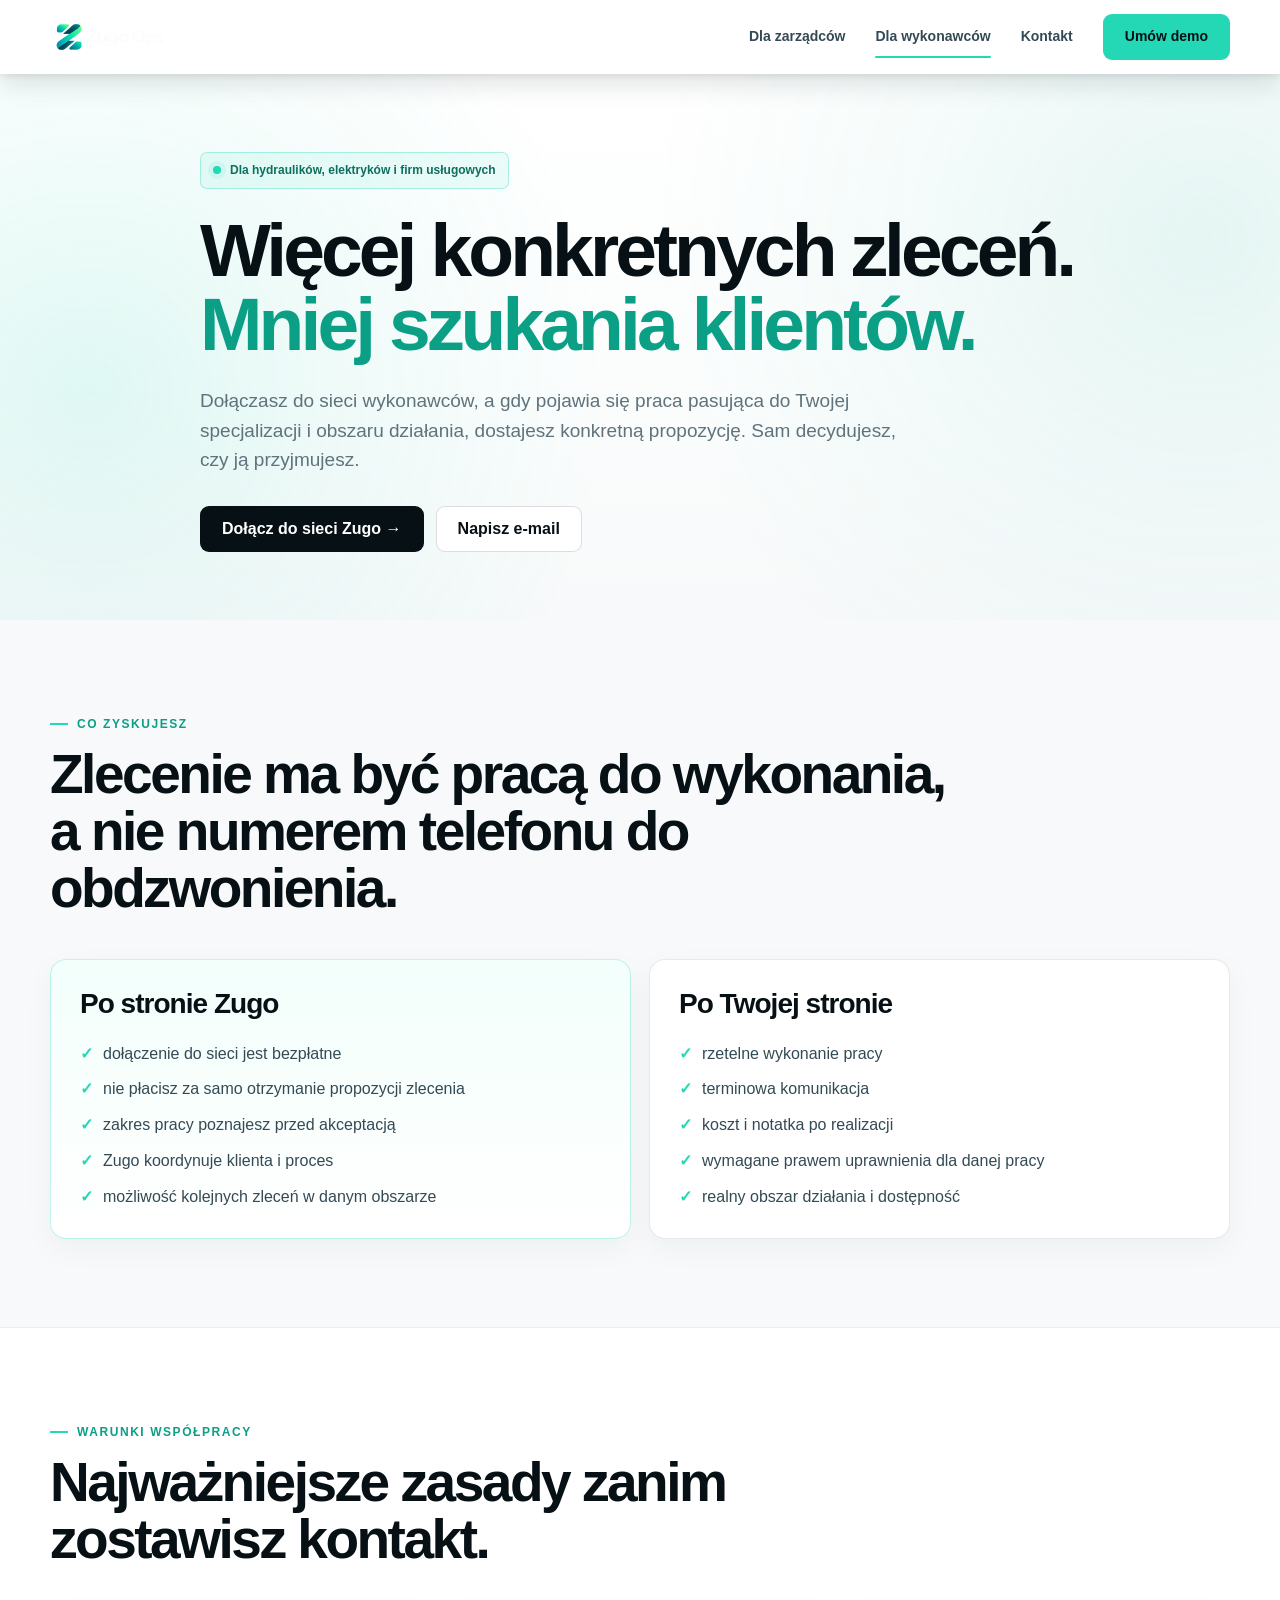
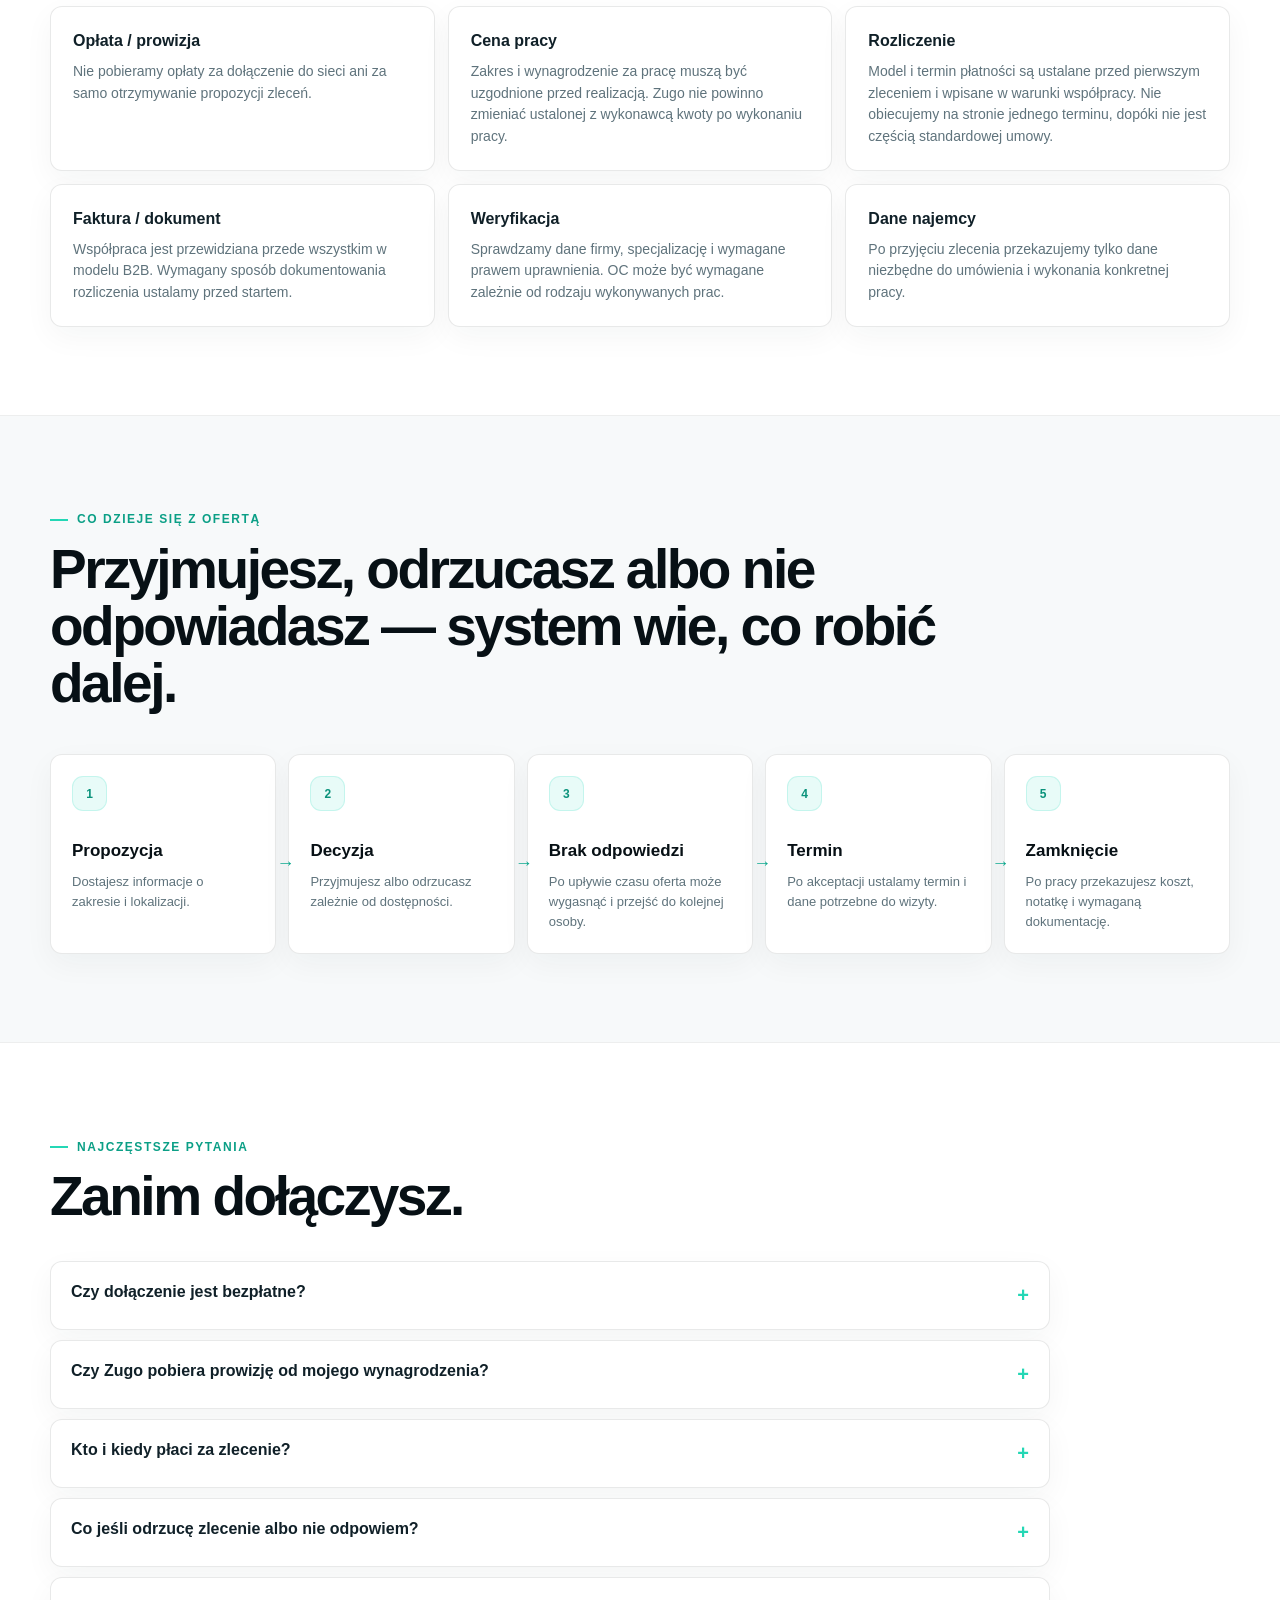
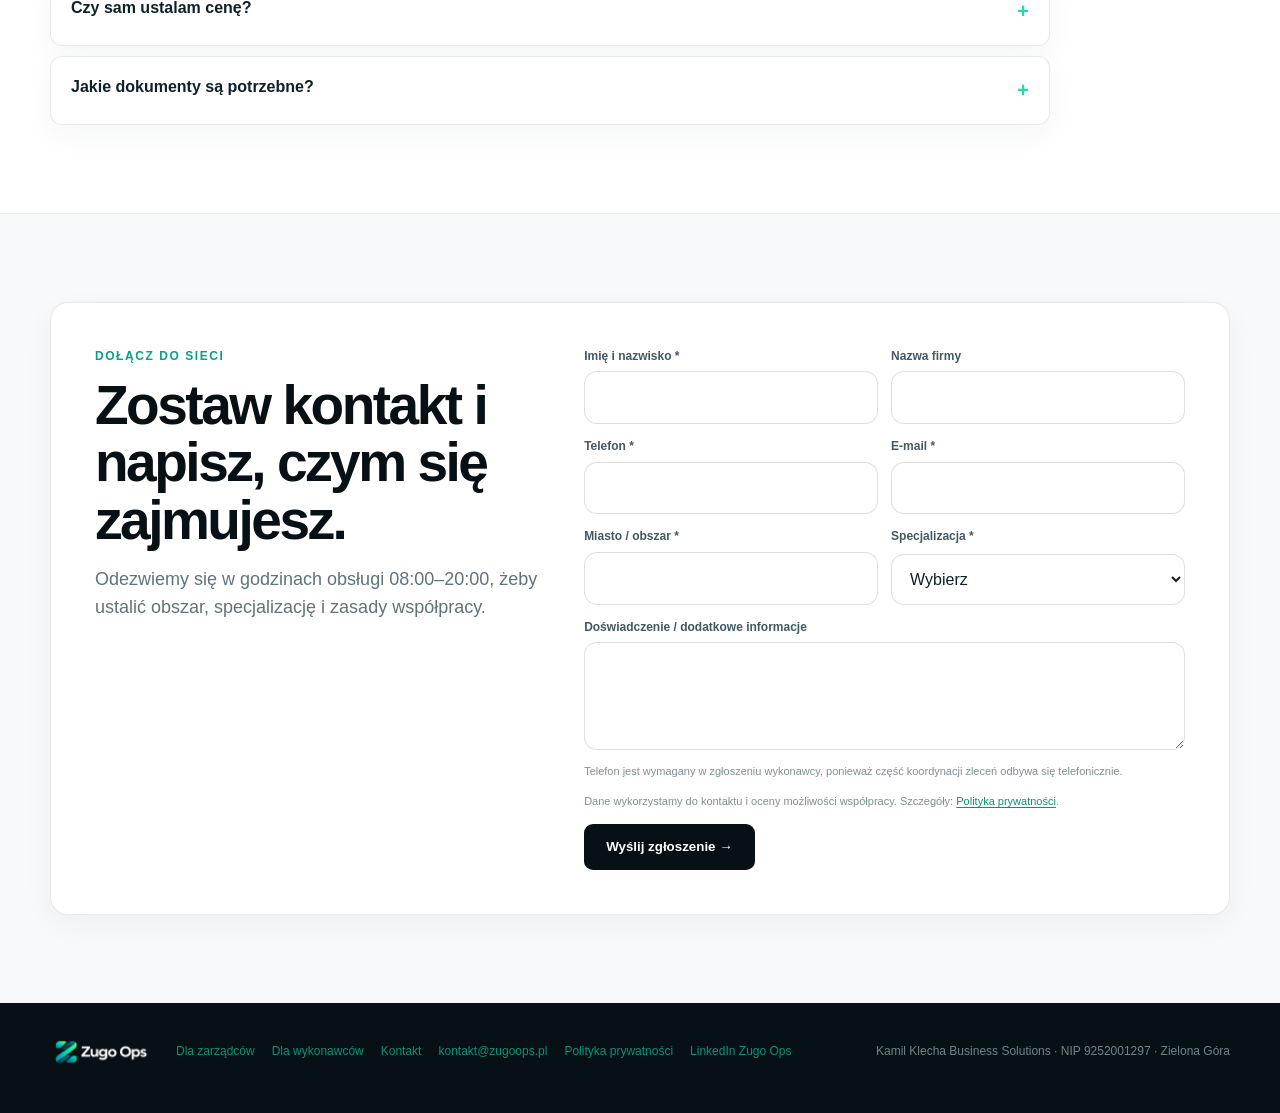
<file: wykonawcy/index.html>
<!doctype html><html lang="pl"><head>
<meta charset="utf-8">
<meta name="viewport" content="width=device-width,initial-scale=1">
<title>Zugo Ops dla wykonawców — konkretne zlecenia bez kupowania leadów</title>
<meta name="description" content="Dołącz do sieci wykonawców Zugo Ops. Otrzymuj konkretne propozycje prac dopasowane do specjalizacji i obszaru działania.">
<meta name="theme-color" content="#071015">
<meta name="robots" content="index,follow,max-image-preview:large">
<link rel="canonical" href="https://zugoops.pl/wykonawcy/">
<link rel="stylesheet" href="/zugo-proptech-v58.css">
<link rel="icon" type="image/png" sizes="64x64" href="/favicon-64.png">
<link rel="apple-touch-icon" href="/favicon.png">
<meta property="og:type" content="website">
<meta property="og:site_name" content="Zugo Ops">
<meta property="og:locale" content="pl_PL">
<meta property="og:title" content="Zugo Ops dla wykonawców — konkretne zlecenia bez kupowania leadów">
<meta property="og:description" content="Dołącz do sieci wykonawców Zugo Ops. Otrzymuj konkretne propozycje prac dopasowane do specjalizacji i obszaru działania.">
<meta property="og:url" content="https://zugoops.pl/wykonawcy/">
<meta property="og:image" content="https://zugoops.pl/og-image.png">
<meta property="og:image:width" content="1200">
<meta property="og:image:height" content="630">
<meta name="twitter:card" content="summary_large_image">
<meta name="twitter:title" content="Zugo Ops dla wykonawców — konkretne zlecenia bez kupowania leadów">
<meta name="twitter:description" content="Dołącz do sieci wykonawców Zugo Ops. Otrzymuj konkretne propozycje prac dopasowane do specjalizacji i obszaru działania.">
<meta name="twitter:image" content="https://zugoops.pl/og-image.png">
<script type="application/ld+json">{"@context": "https://schema.org", "@type": "ProfessionalService", "@id": "https://zugoops.pl/#organization", "name": "Zugo Ops", "legalName": "Kamil Klecha Business Solutions", "url": "https://zugoops.pl/", "logo": "https://zugoops.pl/zugo-logo.png", "image": "https://zugoops.pl/og-image.png", "email": "kontakt@zugoops.pl", "taxID": "9252001297", "areaServed": {"@type": "AdministrativeArea", "name": "Zielona Góra i uzgodnione lokalizacje w Polsce"}, "address": {"@type": "PostalAddress", "addressLocality": "Zielona Góra", "addressCountry": "PL"}, "founder": {"@type": "Person", "name": "Kamil Klecha", "url": "https://www.linkedin.com/in/kamil-klecha/"}, "sameAs": ["https://www.linkedin.com/company/zugoapp"]}</script>
<script defer src="/zugo-site-v55.js"></script>
</head><body><nav class="nav">
<div class="wrap navin">
<a class="brand" href="/" aria-label="Zugo Ops — strona główna">
<img class="logo" src="/zugo-logo.png" width="210" height="70" alt="Zugo Ops">
</a>
<div class="links"><a class="" href="/zarzadcy/">Dla zarządców</a><a class="active" href="/wykonawcy/">Dla wykonawców</a><a class="" href="/kontakt/">Kontakt</a><a class="btn primary" href="/kontakt/#demo">Umów demo</a></div>
<button class="menuToggle" type="button" aria-expanded="false" aria-controls="mobileMenu" aria-label="Otwórz menu">
<span></span><span></span><span></span>
</button>
</div>
<div class="mobileMenu" id="mobileMenu"><a href="/zarzadcy/">Dla zarządców</a><a href="/wykonawcy/">Dla wykonawców</a><a href="/kontakt/">Kontakt</a><a class="btn primary" href="/kontakt/#demo">Umów demo</a></div>
</nav>
<header class="hero"><div class="wrap heroTextOnly">
<div class="eyebrow">Dla hydraulików, elektryków i firm usługowych</div>
<h1>Więcej konkretnych zleceń. <span class="accent">Mniej szukania klientów.</span></h1>
<p>Dołączasz do sieci wykonawców, a gdy pojawia się praca pasująca do Twojej specjalizacji i obszaru działania, dostajesz konkretną propozycję. Sam decydujesz, czy ją przyjmujesz.</p>
<div class="actions"><a class="btn primary" href="#formularz">Dołącz do sieci Zugo →</a><a class="btn secondary" href="mailto:kontakt@zugoops.pl">Napisz e-mail</a></div>
</div></header>

<section><div class="wrap"><div class="kicker">Co zyskujesz</div>
<h2>Zlecenie ma być pracą do wykonania, a nie numerem telefonu do obdzwonienia.</h2>
<div class="split">
<div class="side mint"><h3>Po stronie Zugo</h3><div class="checks"><div>dołączenie do sieci jest bezpłatne</div><div>nie płacisz za samo otrzymanie propozycji zlecenia</div><div>zakres pracy poznajesz przed akceptacją</div><div>Zugo koordynuje klienta i proces</div><div>możliwość kolejnych zleceń w danym obszarze</div></div></div>
<div class="side"><h3>Po Twojej stronie</h3><div class="checks"><div>rzetelne wykonanie pracy</div><div>terminowa komunikacja</div><div>koszt i notatka po realizacji</div><div>wymagane prawem uprawnienia dla danej pracy</div><div>realny obszar działania i dostępność</div></div></div>
</div></div></section>

<section class="band"><div class="wrap"><div class="kicker">Warunki współpracy</div>
<h2>Najważniejsze zasady zanim zostawisz kontakt.</h2>
<div class="opsGrid">
<div class="opsCard"><b>Opłata / prowizja</b><p>Nie pobieramy opłaty za dołączenie do sieci ani za samo otrzymywanie propozycji zleceń.</p></div>
<div class="opsCard"><b>Cena pracy</b><p>Zakres i wynagrodzenie za pracę muszą być uzgodnione przed realizacją. Zugo nie powinno zmieniać ustalonej z wykonawcą kwoty po wykonaniu pracy.</p></div>
<div class="opsCard"><b>Rozliczenie</b><p>Model i termin płatności są ustalane przed pierwszym zleceniem i wpisane w warunki współpracy. Nie obiecujemy na stronie jednego terminu, dopóki nie jest częścią standardowej umowy.</p></div>
<div class="opsCard"><b>Faktura / dokument</b><p>Współpraca jest przewidziana przede wszystkim w modelu B2B. Wymagany sposób dokumentowania rozliczenia ustalamy przed startem.</p></div>
<div class="opsCard"><b>Weryfikacja</b><p>Sprawdzamy dane firmy, specjalizację i wymagane prawem uprawnienia. OC może być wymagane zależnie od rodzaju wykonywanych prac.</p></div>
<div class="opsCard"><b>Dane najemcy</b><p>Po przyjęciu zlecenia przekazujemy tylko dane niezbędne do umówienia i wykonania konkretnej pracy.</p></div>
</div></div></section>

<section><div class="wrap"><div class="kicker">Co dzieje się z ofertą</div><h2>Przyjmujesz, odrzucasz albo nie odpowiadasz — system wie, co robić dalej.</h2>
<div class="flow">
<div class="step"><div class="num">1</div><h3>Propozycja</h3><p>Dostajesz informacje o zakresie i lokalizacji.</p></div>
<div class="step"><div class="num">2</div><h3>Decyzja</h3><p>Przyjmujesz albo odrzucasz zależnie od dostępności.</p></div>
<div class="step"><div class="num">3</div><h3>Brak odpowiedzi</h3><p>Po upływie czasu oferta może wygasnąć i przejść do kolejnej osoby.</p></div>
<div class="step"><div class="num">4</div><h3>Termin</h3><p>Po akceptacji ustalamy termin i dane potrzebne do wizyty.</p></div>
<div class="step"><div class="num">5</div><h3>Zamknięcie</h3><p>Po pracy przekazujesz koszt, notatkę i wymaganą dokumentację.</p></div>
</div></div></section>

<section class="band"><div class="wrap"><div class="kicker">Najczęstsze pytania</div><h2>Zanim dołączysz.</h2>
<div class="faq">
<details><summary>Czy dołączenie jest bezpłatne?</summary><p>Tak. Nie pobieramy opłaty za samo dołączenie do sieci Zugo ani za otrzymywanie propozycji zleceń.</p></details>
<details><summary>Czy Zugo pobiera prowizję od mojego wynagrodzenia?</summary><p>Model Zugo zakłada, że wykonawca uzgadnia z nami swoją kwotę za pracę, a sposób rozliczenia z klientem jest po stronie Zugo. Szczegóły są wpisywane w warunki współpracy.</p></details>
<details><summary>Kto i kiedy płaci za zlecenie?</summary><p>Konkretny model rozliczenia i termin płatności muszą być znane przed pierwszym zleceniem. Nie publikujemy jeszcze uniwersalnego terminu płatności, którego nie mamy formalnie ustandaryzowanego.</p></details>
<details><summary>Co jeśli odrzucę zlecenie albo nie odpowiem?</summary><p>Zlecenie może zostać przekazane do kolejnego dostępnego wykonawcy. Odrzucenie jednej propozycji nie oznacza automatycznie końca współpracy.</p></details>
<details><summary>Czy sam ustalam cenę?</summary><p>Przed realizacją uzgadniamy zakres i kwotę wykonawcy. Jeżeli zakres na miejscu się zmienia, koszt powinien zostać ponownie uzgodniony zgodnie z zasadami danego zlecenia.</p></details>
<details><summary>Jakie dokumenty są potrzebne?</summary><p>Minimum to dane pozwalające zweryfikować wykonawcę i możliwość rozliczenia. Dla prac regulowanych wymagamy właściwych uprawnień; dodatkowe wymagania, np. OC, zależą od rodzaju zleceń.</p></details>
</div></div></section>

<section id="formularz"><div class="wrap ctaBox"><div class="ctaGrid">
<div><div class="kicker">Dołącz do sieci</div><h2>Zostaw kontakt i napisz, czym się zajmujesz.</h2><p class="lead">Odezwiemy się w godzinach obsługi 08:00–20:00, żeby ustalić obszar, specjalizację i zasady współpracy.</p></div>

<form class="form" data-zugo-form novalidate>
<input type="hidden" name="_subject" value="Nowy wykonawca — Zugo Ops">
<input class="honey" type="text" name="_honey" tabindex="-1" autocomplete="off" style="position:absolute;left:-9999px">
<div class="field"><label for="pro-name">Imię i nazwisko *</label><input id="pro-name" required name="Imię i nazwisko" autocomplete="name"></div>
<div class="field"><label for="pro-company">Nazwa firmy</label><input id="pro-company" name="Firma" autocomplete="organization"></div>
<div class="field"><label for="pro-phone">Telefon *</label><input id="pro-phone" required type="tel" name="Telefon" autocomplete="tel"></div>
<div class="field"><label for="pro-email">E-mail *</label><input id="pro-email" required type="email" name="email" autocomplete="email"></div>
<div class="field"><label for="pro-area">Miasto / obszar *</label><input id="pro-area" required name="Obszar działania" autocomplete="address-level2"></div>
<div class="field"><label for="pro-specialty">Specjalizacja *</label><select id="pro-specialty" required name="Specjalizacja"><option value="">Wybierz</option><option>Hydraulika</option><option>Elektryka</option><option>Złota rączka</option><option>Prace remontowe</option><option>Inna</option></select></div>
<div class="field full"><label for="pro-exp">Doświadczenie / dodatkowe informacje</label><textarea id="pro-exp" name="Doświadczenie"></textarea></div>
<div class="hint">Telefon jest wymagany w zgłoszeniu wykonawcy, ponieważ część koordynacji zleceń odbywa się telefonicznie.</div>
<div class="legalNotice">Dane wykorzystamy do kontaktu i oceny możliwości współpracy. Szczegóły: <a href="/polityka-prywatnosci/">Polityka prywatności</a>.</div>
<div class="formActions"><button class="btn primary" type="submit">Wyślij zgłoszenie →</button><span class="formStatus" aria-live="polite"></span></div>
</form>
</div></div></section>
<footer>
<div class="wrap foot">
<img class="footLogo" src="/zugo-logo.png" width="168" height="56" alt="Zugo Ops">
<div class="footlinks">
<a href="/zarzadcy/">Dla zarządców</a>
<a href="/wykonawcy/">Dla wykonawców</a>
<a href="/kontakt/">Kontakt</a>
<a href="mailto:kontakt@zugoops.pl">kontakt@zugoops.pl</a>
<a href="/polityka-prywatnosci/">Polityka prywatności</a>
<a href="https://www.linkedin.com/company/zugoapp" target="_blank" rel="noopener">LinkedIn Zugo Ops</a>
</div>
<div class="companyLine">Kamil Klecha Business Solutions · NIP 9252001297 · Zielona Góra</div>
</div>
</footer><div class="mobileDemoBar"><a href="/#demo">Umów demo</a></div>
</body></html>
</file>
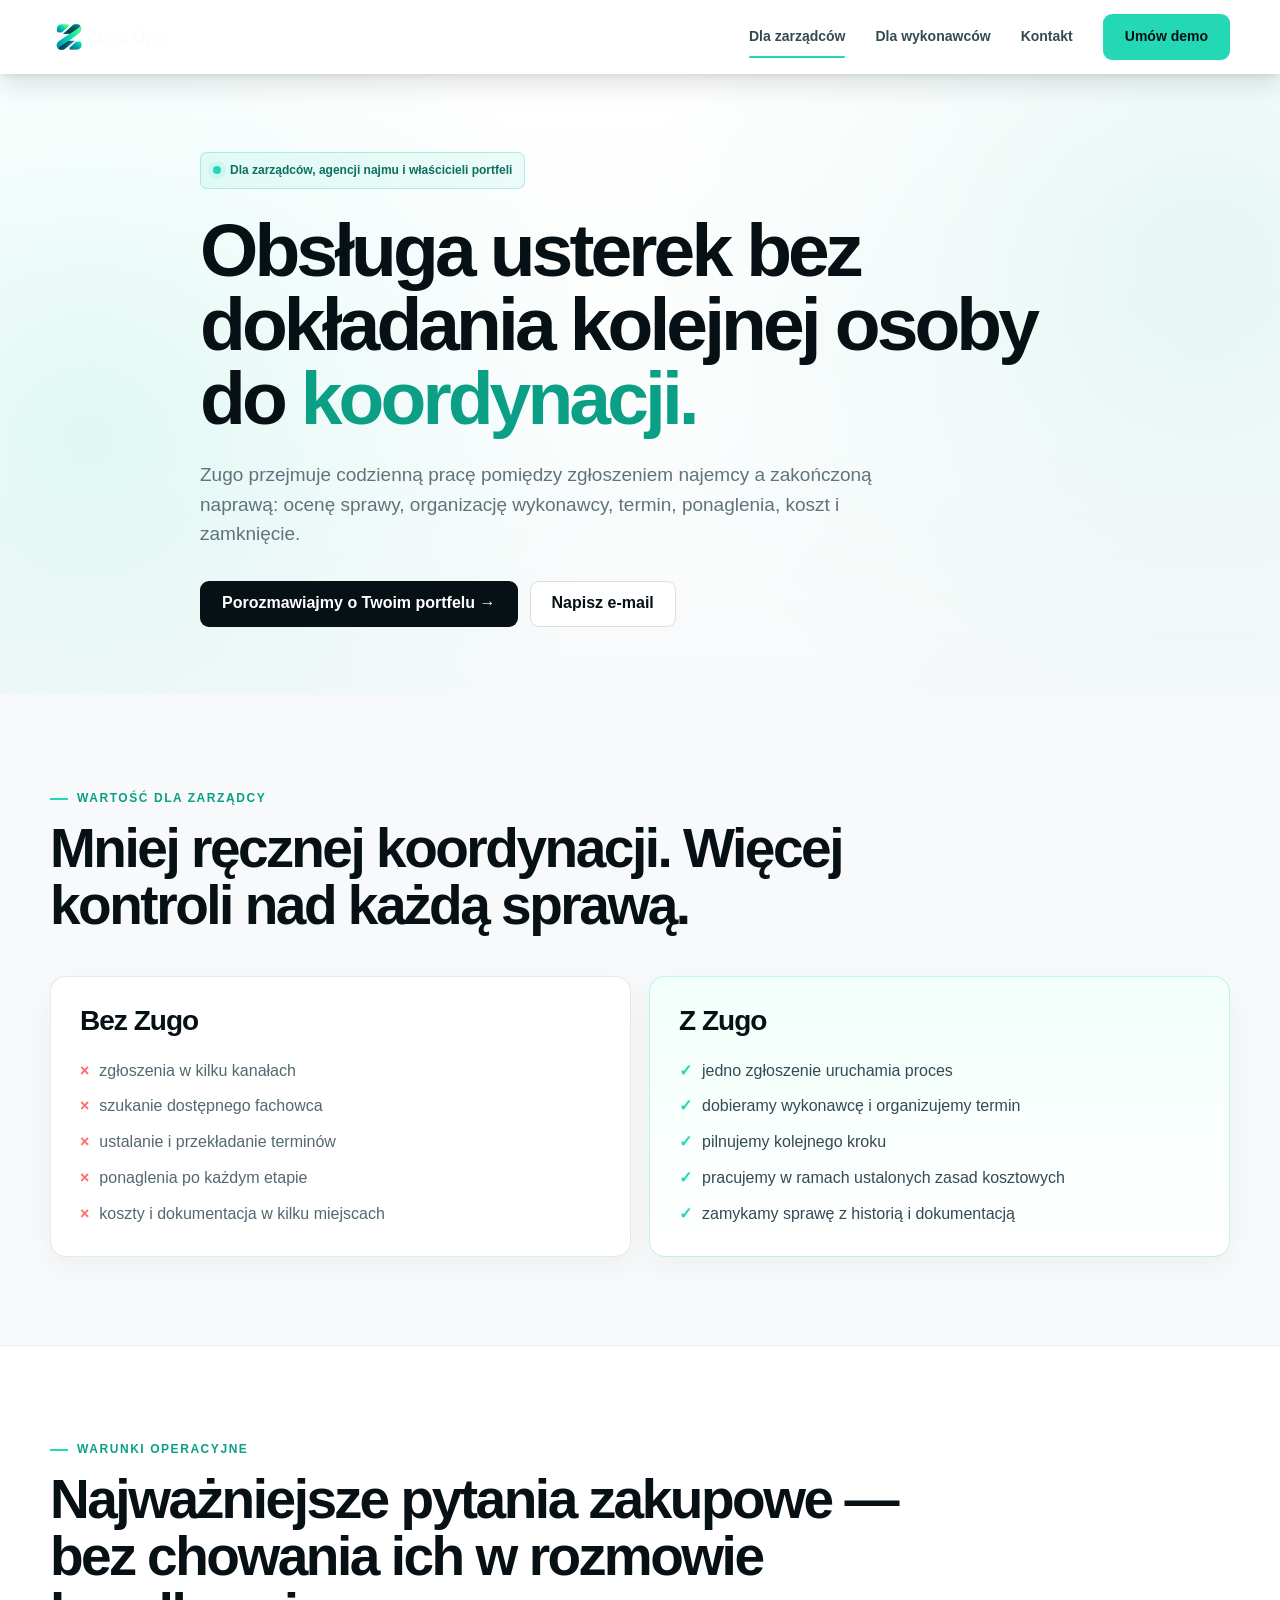
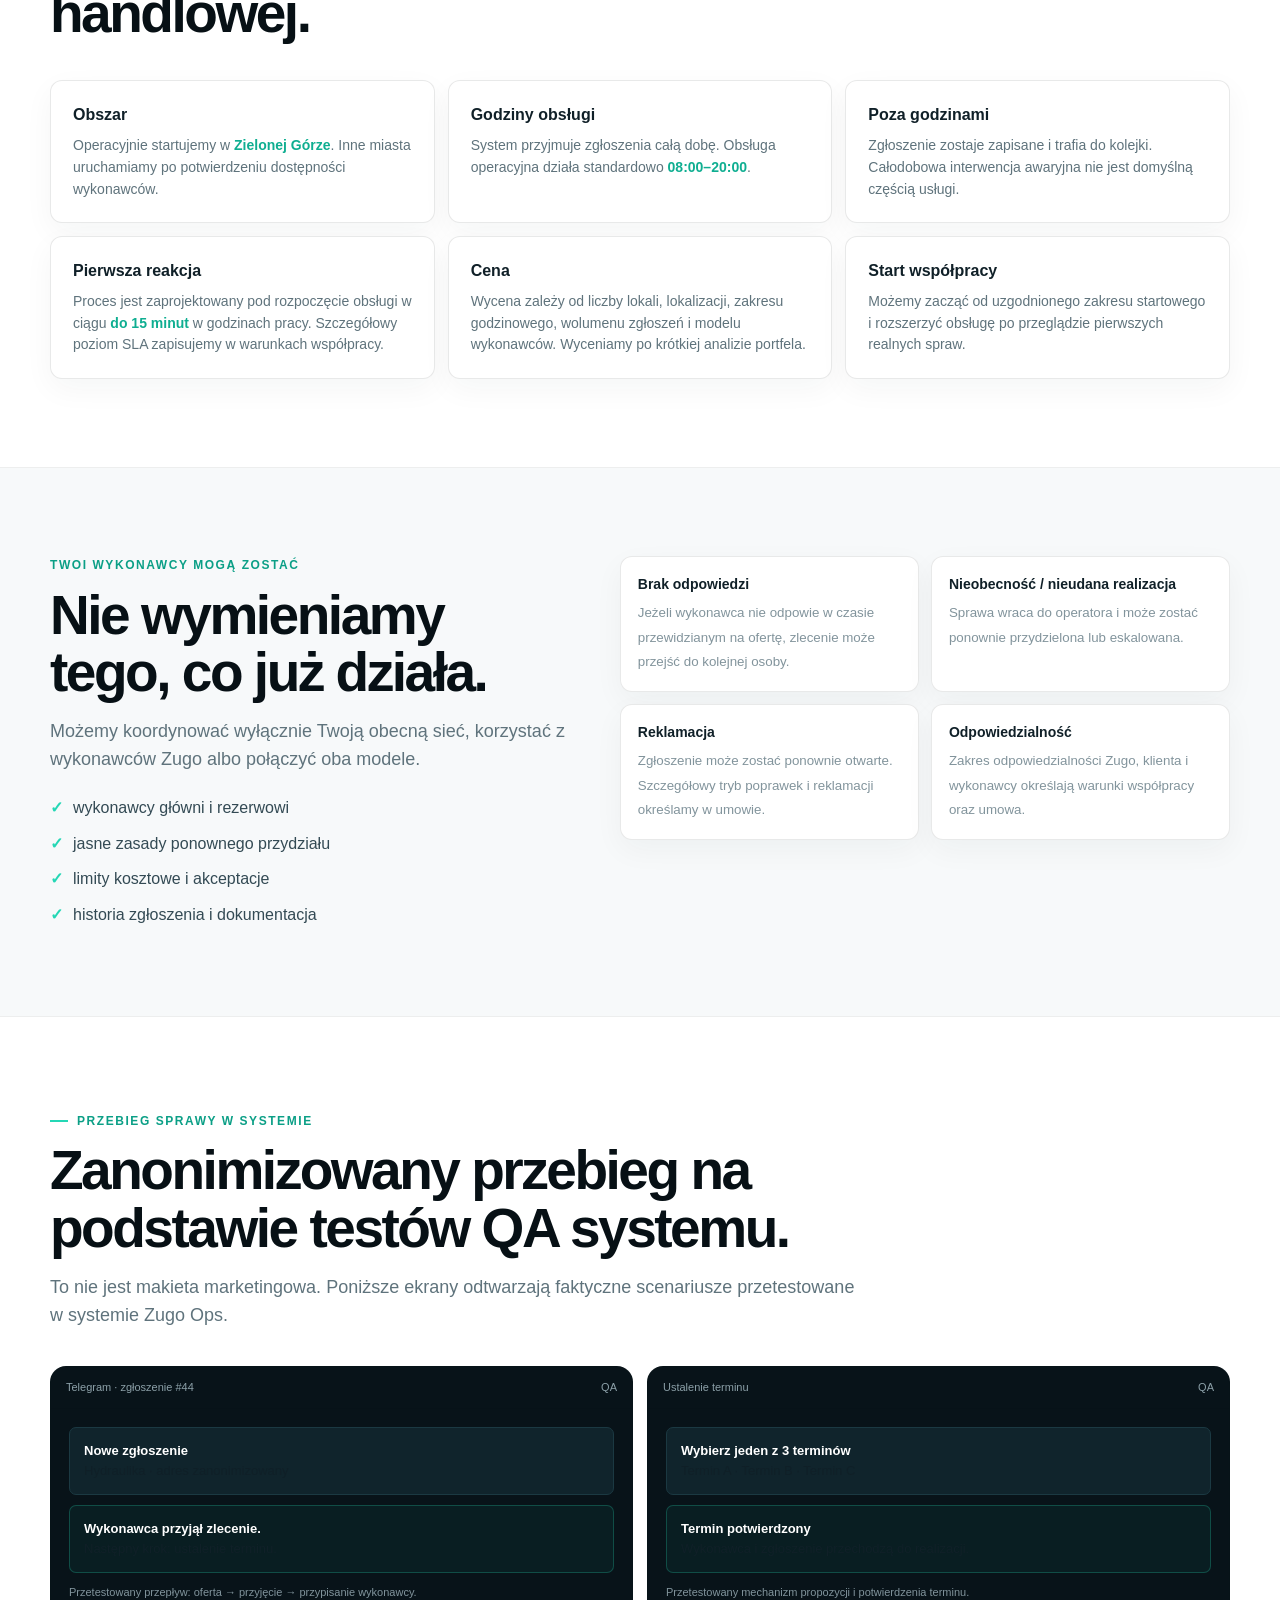
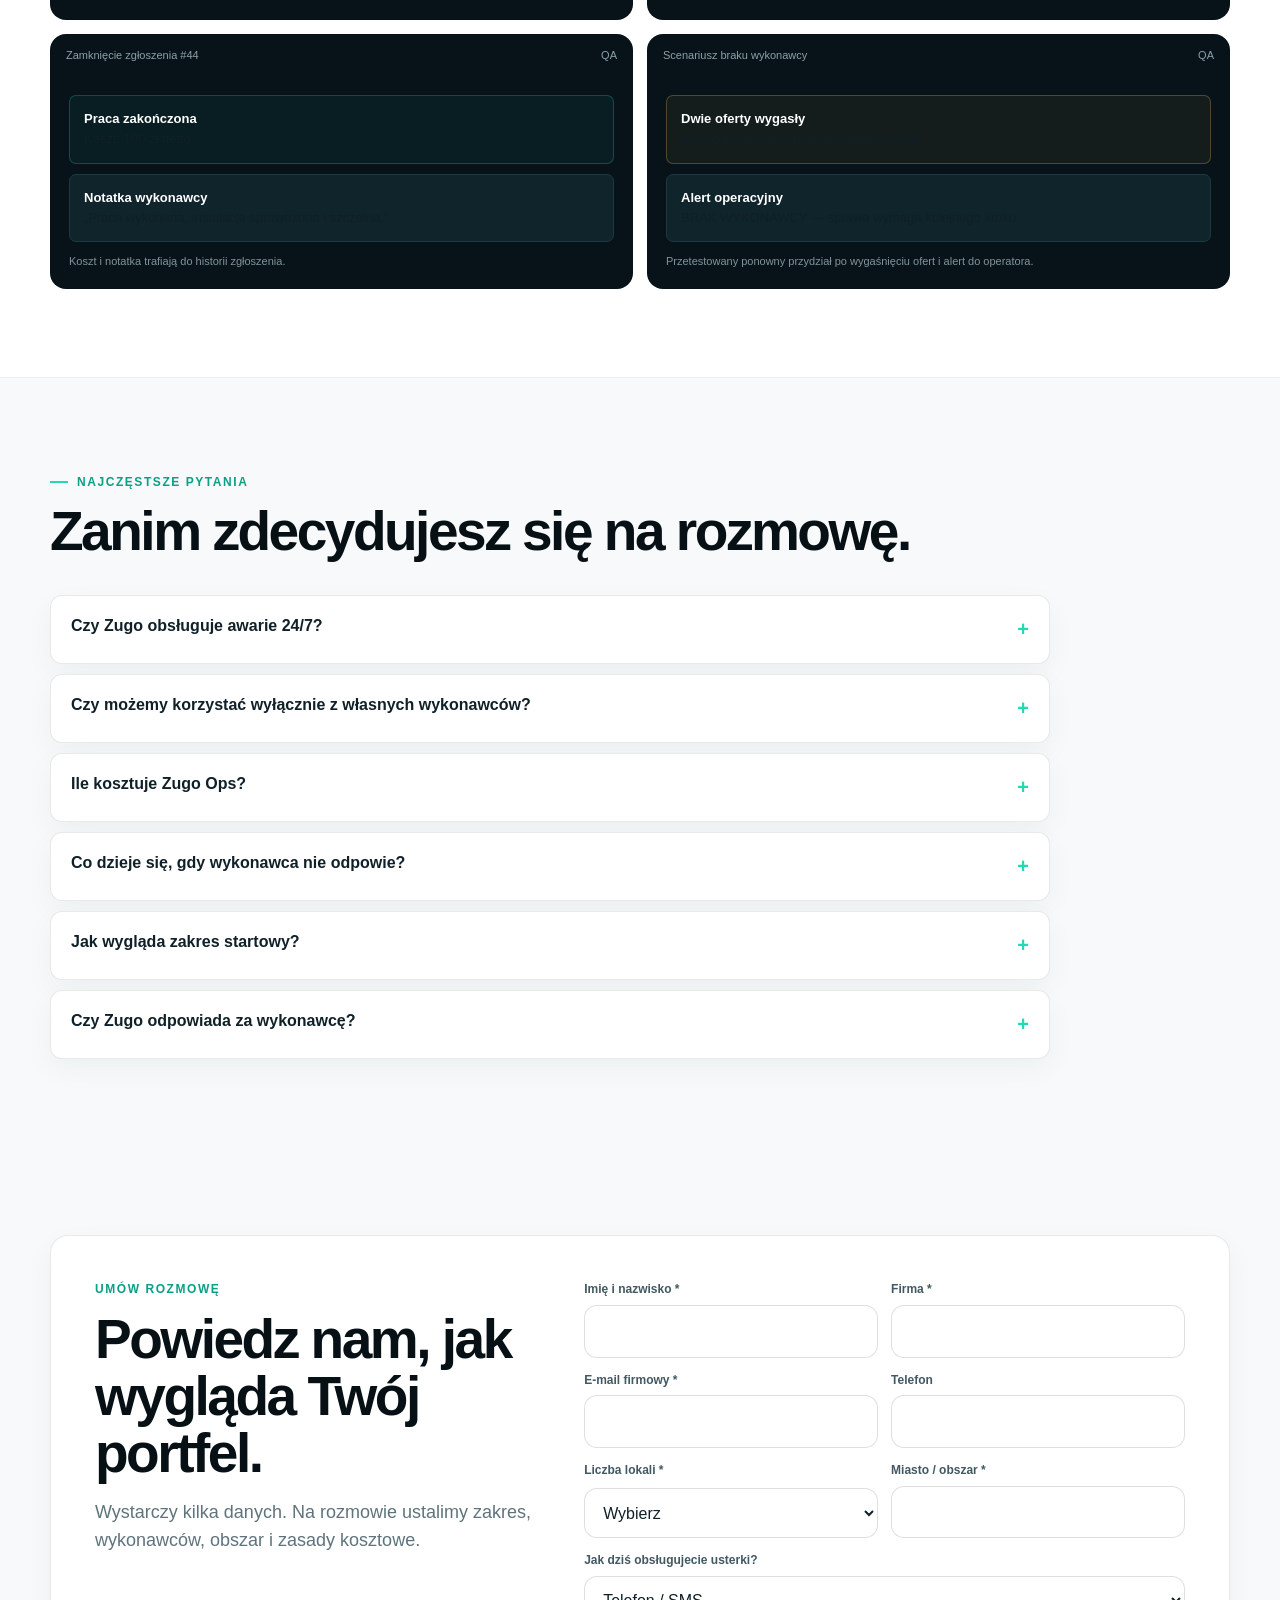
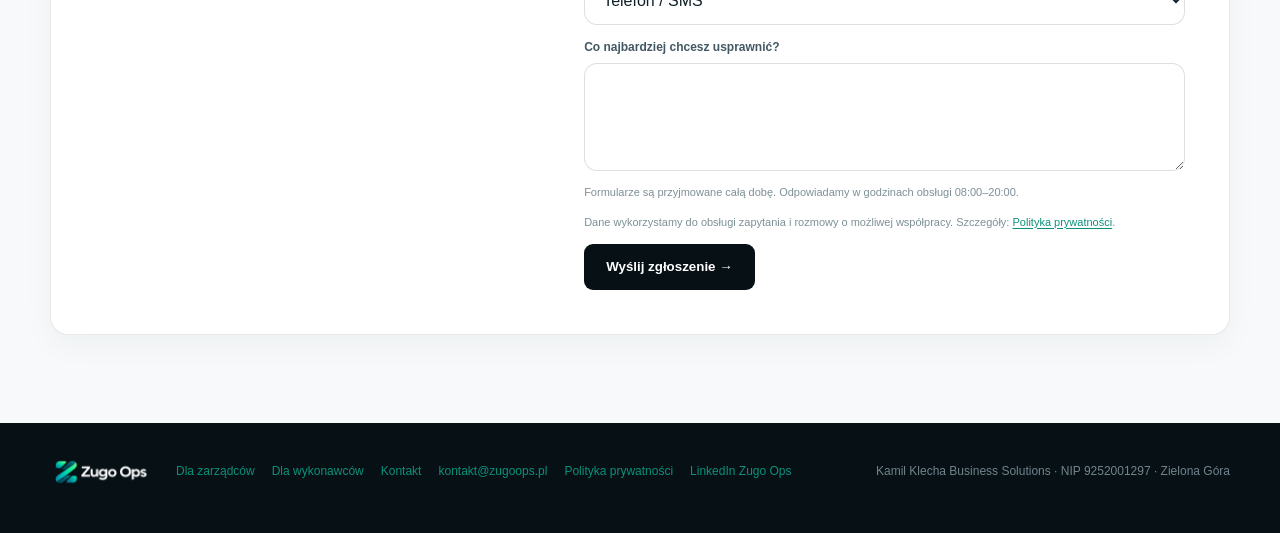
<file: zarzadcy/index.html>
<!doctype html><html lang="pl"><head>
<meta charset="utf-8">
<meta name="viewport" content="width=device-width,initial-scale=1">
<title>Zugo Ops dla zarządców — obsługa usterek bez chaosu</title>
<meta name="description" content="Operacyjna obsługa usterek dla zarządców mieszkań: zgłoszenia, wykonawcy, terminy, koszty, status i zamknięcie sprawy.">
<meta name="theme-color" content="#071015">
<meta name="robots" content="index,follow,max-image-preview:large">
<link rel="canonical" href="https://zugoops.pl/zarzadcy/">
<link rel="stylesheet" href="/zugo-proptech-v58.css">
<link rel="icon" type="image/png" sizes="64x64" href="/favicon-64.png">
<link rel="apple-touch-icon" href="/favicon.png">
<meta property="og:type" content="website">
<meta property="og:site_name" content="Zugo Ops">
<meta property="og:locale" content="pl_PL">
<meta property="og:title" content="Zugo Ops dla zarządców — obsługa usterek bez chaosu">
<meta property="og:description" content="Operacyjna obsługa usterek dla zarządców mieszkań: zgłoszenia, wykonawcy, terminy, koszty, status i zamknięcie sprawy.">
<meta property="og:url" content="https://zugoops.pl/zarzadcy/">
<meta property="og:image" content="https://zugoops.pl/og-image.png">
<meta property="og:image:width" content="1200">
<meta property="og:image:height" content="630">
<meta name="twitter:card" content="summary_large_image">
<meta name="twitter:title" content="Zugo Ops dla zarządców — obsługa usterek bez chaosu">
<meta name="twitter:description" content="Operacyjna obsługa usterek dla zarządców mieszkań: zgłoszenia, wykonawcy, terminy, koszty, status i zamknięcie sprawy.">
<meta name="twitter:image" content="https://zugoops.pl/og-image.png">
<script type="application/ld+json">{"@context": "https://schema.org", "@type": "ProfessionalService", "@id": "https://zugoops.pl/#organization", "name": "Zugo Ops", "legalName": "Kamil Klecha Business Solutions", "url": "https://zugoops.pl/", "logo": "https://zugoops.pl/zugo-logo.png", "image": "https://zugoops.pl/og-image.png", "email": "kontakt@zugoops.pl", "taxID": "9252001297", "areaServed": {"@type": "AdministrativeArea", "name": "Zielona Góra i uzgodnione lokalizacje w Polsce"}, "address": {"@type": "PostalAddress", "addressLocality": "Zielona Góra", "addressCountry": "PL"}, "founder": {"@type": "Person", "name": "Kamil Klecha", "url": "https://www.linkedin.com/in/kamil-klecha/"}, "sameAs": ["https://www.linkedin.com/company/zugoapp"]}</script>
<script defer src="/zugo-site-v55.js"></script>
</head><body><nav class="nav">
<div class="wrap navin">
<a class="brand" href="/" aria-label="Zugo Ops — strona główna">
<img class="logo" src="/zugo-logo.png" width="210" height="70" alt="Zugo Ops">
</a>
<div class="links"><a class="active" href="/zarzadcy/">Dla zarządców</a><a class="" href="/wykonawcy/">Dla wykonawców</a><a class="" href="/kontakt/">Kontakt</a><a class="btn primary" href="/kontakt/#demo">Umów demo</a></div>
<button class="menuToggle" type="button" aria-expanded="false" aria-controls="mobileMenu" aria-label="Otwórz menu">
<span></span><span></span><span></span>
</button>
</div>
<div class="mobileMenu" id="mobileMenu"><a href="/zarzadcy/">Dla zarządców</a><a href="/wykonawcy/">Dla wykonawców</a><a href="/kontakt/">Kontakt</a><a class="btn primary" href="/kontakt/#demo">Umów demo</a></div>
</nav>
<header class="hero"><div class="wrap heroTextOnly">
<div class="eyebrow">Dla zarządców, agencji najmu i właścicieli portfeli</div>
<h1>Obsługa usterek bez dokładania kolejnej osoby do <span class="accent">koordynacji.</span></h1>
<p>Zugo przejmuje codzienną pracę pomiędzy zgłoszeniem najemcy a zakończoną naprawą: ocenę sprawy, organizację wykonawcy, termin, ponaglenia, koszt i zamknięcie.</p>
<div class="actions"><a class="btn primary" href="#formularz">Porozmawiajmy o Twoim portfelu →</a><a class="btn secondary" href="mailto:kontakt@zugoops.pl">Napisz e-mail</a></div>
</div></header>

<section><div class="wrap"><div class="kicker">Wartość dla zarządcy</div>
<h2>Mniej ręcznej koordynacji. Więcej kontroli nad każdą sprawą.</h2>
<div class="split">
<div class="side"><h3>Bez Zugo</h3><div class="checks red"><div>zgłoszenia w kilku kanałach</div><div>szukanie dostępnego fachowca</div><div>ustalanie i przekładanie terminów</div><div>ponaglenia po każdym etapie</div><div>koszty i dokumentacja w kilku miejscach</div></div></div>
<div class="side mint"><h3>Z Zugo</h3><div class="checks"><div>jedno zgłoszenie uruchamia proces</div><div>dobieramy wykonawcę i organizujemy termin</div><div>pilnujemy kolejnego kroku</div><div>pracujemy w ramach ustalonych zasad kosztowych</div><div>zamykamy sprawę z historią i dokumentacją</div></div></div>
</div></div></section>

<section class="band"><div class="wrap"><div class="kicker">Warunki operacyjne</div>
<h2>Najważniejsze pytania zakupowe — bez chowania ich w rozmowie handlowej.</h2>
<div class="opsGrid">
<div class="opsCard"><b>Obszar</b><p>Operacyjnie startujemy w <strong>Zielonej Górze</strong>. Inne miasta uruchamiamy po potwierdzeniu dostępności wykonawców.</p></div>
<div class="opsCard"><b>Godziny obsługi</b><p>System przyjmuje zgłoszenia całą dobę. Obsługa operacyjna działa standardowo <strong>08:00–20:00</strong>.</p></div>
<div class="opsCard"><b>Poza godzinami</b><p>Zgłoszenie zostaje zapisane i trafia do kolejki. Całodobowa interwencja awaryjna nie jest domyślną częścią usługi.</p></div>
<div class="opsCard"><b>Pierwsza reakcja</b><p>Proces jest zaprojektowany pod rozpoczęcie obsługi w ciągu <strong>do 15 minut</strong> w godzinach pracy. Szczegółowy poziom SLA zapisujemy w warunkach współpracy.</p></div>
<div class="opsCard"><b>Cena</b><p>Wycena zależy od liczby lokali, lokalizacji, zakresu godzinowego, wolumenu zgłoszeń i modelu wykonawców. Wyceniamy po krótkiej analizie portfela.</p></div>
<div class="opsCard"><b>Start współpracy</b><p>Możemy zacząć od uzgodnionego zakresu startowego i rozszerzyć obsługę po przeglądzie pierwszych realnych spraw.</p></div>
</div></div></section>

<section><div class="wrap promise"><div>
<div class="kicker">Twoi wykonawcy mogą zostać</div><h2>Nie wymieniamy tego, co już działa.</h2>
<p class="lead">Możemy koordynować wyłącznie Twoją obecną sieć, korzystać z wykonawców Zugo albo połączyć oba modele.</p>
<div class="checks"><div>wykonawcy główni i rezerwowi</div><div>jasne zasady ponownego przydziału</div><div>limity kosztowe i akceptacje</div><div>historia zgłoszenia i dokumentacja</div></div>
</div>
<div class="promiseGrid">
<div class="promiseItem"><b>Brak odpowiedzi</b><small>Jeżeli wykonawca nie odpowie w czasie przewidzianym na ofertę, zlecenie może przejść do kolejnej osoby.</small></div>
<div class="promiseItem"><b>Nieobecność / nieudana realizacja</b><small>Sprawa wraca do operatora i może zostać ponownie przydzielona lub eskalowana.</small></div>
<div class="promiseItem"><b>Reklamacja</b><small>Zgłoszenie może zostać ponownie otwarte. Szczegółowy tryb poprawek i reklamacji określamy w umowie.</small></div>
<div class="promiseItem"><b>Odpowiedzialność</b><small>Zakres odpowiedzialności Zugo, klienta i wykonawcy określają warunki współpracy oraz umowa.</small></div>
</div></div></section>

<section class="band"><div class="wrap"><div class="kicker">Przebieg sprawy w systemie</div>
<h2>Zanonimizowany przebieg na podstawie testów QA systemu.</h2>
<p class="lead">To nie jest makieta marketingowa. Poniższe ekrany odtwarzają faktyczne scenariusze przetestowane w systemie Zugo Ops.</p>
<div class="qaGrid">
<div class="screen"><div class="screenBar"><span>Telegram · zgłoszenie #44</span><span>QA</span></div><div class="screenBody">
<div class="message"><b>Nowe zgłoszenie</b><br>Hydraulika · adres zanonimizowany</div>
<div class="message good"><b>Wykonawca przyjął zlecenie.</b><br>Następny krok: ustalenie terminu.</div>
<div class="screenNote">Przetestowany przepływ: oferta → przyjęcie → przypisanie wykonawcy.</div></div></div>
<div class="screen"><div class="screenBar"><span>Ustalenie terminu</span><span>QA</span></div><div class="screenBody">
<div class="message"><b>Wybierz jeden z 3 terminów</b><br>Termin A · Termin B · Termin C</div>
<div class="message good"><b>Termin potwierdzony</b><br>Wykonawca i zgłoszenie przechodzą do realizacji.</div>
<div class="screenNote">Przetestowany mechanizm propozycji i potwierdzenia terminu.</div></div></div>
<div class="screen"><div class="screenBar"><span>Zamknięcie zgłoszenia #44</span><span>QA</span></div><div class="screenBody">
<div class="message good"><b>Praca zakończona</b><br>Koszt: 100 zł netto</div>
<div class="message"><b>Notatka wykonawcy</b><br>„Praca wykonana, instalacja sprawdzona i szczelna.”</div>
<div class="screenNote">Koszt i notatka trafiają do historii zgłoszenia.</div></div></div>
<div class="screen"><div class="screenBar"><span>Scenariusz braku wykonawcy</span><span>QA</span></div><div class="screenBody">
<div class="message warn"><b>Dwie oferty wygasły</b><br>Brak odpowiedzi w przewidzianym czasie.</div>
<div class="message"><b>Alert operacyjny</b><br>BRAK WYKONAWCY — sprawa wymaga kolejnego kroku.</div>
<div class="screenNote">Przetestowany ponowny przydział po wygaśnięciu ofert i alert do operatora.</div></div></div>
</div></div></section>

<section><div class="wrap"><div class="kicker">Najczęstsze pytania</div><h2>Zanim zdecydujesz się na rozmowę.</h2>
<div class="faq">
<details><summary>Czy Zugo obsługuje awarie 24/7?</summary><p>Zgłoszenia mogą być przyjmowane przez system całą dobę. Standardowa obsługa operacyjna działa 08:00–20:00. Jeżeli potrzebujesz całodobowego modelu awaryjnego, jego zakres trzeba uzgodnić osobno.</p></details>
<details><summary>Czy możemy korzystać wyłącznie z własnych wykonawców?</summary><p>Tak. Zugo może pełnić wyłącznie rolę koordynatora Twojej obecnej sieci wykonawców.</p></details>
<details><summary>Ile kosztuje Zugo Ops?</summary><p>Nie publikujemy jednego cennika, bo koszt zależy od liczby lokali, obszaru, wolumenu zgłoszeń, zakresu godzinowego i tego, czy pracujemy z Twoją siecią, naszą czy modelem mieszanym. Po analizie portfela przedstawiamy konkretny model rozliczenia.</p></details>
<details><summary>Co dzieje się, gdy wykonawca nie odpowie?</summary><p>Oferta wygasa, a proces może przejść do kolejnego wykonawcy. Jeżeli dostępne opcje się wyczerpią, sprawa trafia do operatora jako wyjątek wymagający działania.</p></details>
<details><summary>Jak wygląda zakres startowy?</summary><p>Ustalamy obszar, zasady kosztowe, wykonawców i sposób przyjmowania zgłoszeń. Możemy zacząć od ograniczonej części portfela i rozszerzać zakres po przeglądzie pierwszych spraw.</p></details>
<details><summary>Czy Zugo odpowiada za wykonawcę?</summary><p>Zakres odpowiedzialności za koordynację, wykonanie prac, ewentualne szkody i reklamacje musi wynikać z umowy. Na stronie nie deklarujemy odpowiedzialności szerszej niż uzgodniona kontraktowo.</p></details>
</div></div></section>

<section id="formularz"><div class="wrap ctaBox"><div class="ctaGrid">
<div><div class="kicker">Umów rozmowę</div><h2>Powiedz nam, jak wygląda Twój portfel.</h2><p class="lead">Wystarczy kilka danych. Na rozmowie ustalimy zakres, wykonawców, obszar i zasady kosztowe.</p></div>

<form class="form" data-zugo-form novalidate>
<input type="hidden" name="_subject" value="Nowy klient — zarządca — Zugo Ops">
<input class="honey" type="text" name="_honey" tabindex="-1" autocomplete="off" style="position:absolute;left:-9999px">
<div class="field"><label for="pm-name">Imię i nazwisko *</label><input id="pm-name" required name="Imię i nazwisko" autocomplete="name"></div>
<div class="field"><label for="pm-company">Firma *</label><input id="pm-company" required name="Firma" autocomplete="organization"></div>
<div class="field"><label for="pm-email">E-mail firmowy *</label><input id="pm-email" required type="email" name="email" autocomplete="email"></div>
<div class="field"><label for="pm-phone">Telefon</label><input id="pm-phone" type="tel" name="Telefon" autocomplete="tel"></div>
<div class="field"><label for="pm-units">Liczba lokali *</label><select id="pm-units" required name="Liczba lokali"><option value="">Wybierz</option><option>1–24</option><option>25–49</option><option>50–99</option><option>100–249</option><option>250–499</option><option>500+</option></select></div>
<div class="field"><label for="pm-area">Miasto / obszar *</label><input id="pm-area" required name="Obszar" autocomplete="address-level2"></div>
<div class="field full"><label for="pm-process">Jak dziś obsługujecie usterki?</label><select id="pm-process" name="Obecny proces"><option>Telefon / SMS</option><option>E-mail</option><option>WhatsApp / komunikator</option><option>System do zarządzania nieruchomościami</option><option>Arkusz / własny proces</option><option>Model mieszany</option></select></div>
<div class="field full"><label for="pm-need">Co najbardziej chcesz usprawnić?</label><textarea id="pm-need" name="Potrzeba"></textarea></div>
<div class="hint">Formularze są przyjmowane całą dobę. Odpowiadamy w godzinach obsługi 08:00–20:00.</div>
<div class="legalNotice">Dane wykorzystamy do obsługi zapytania i rozmowy o możliwej współpracy. Szczegóły: <a href="/polityka-prywatnosci/">Polityka prywatności</a>.</div>
<div class="formActions"><button class="btn primary" type="submit">Wyślij zgłoszenie →</button><span class="formStatus" aria-live="polite"></span></div>
</form>
</div></div></section>
<footer>
<div class="wrap foot">
<img class="footLogo" src="/zugo-logo.png" width="168" height="56" alt="Zugo Ops">
<div class="footlinks">
<a href="/zarzadcy/">Dla zarządców</a>
<a href="/wykonawcy/">Dla wykonawców</a>
<a href="/kontakt/">Kontakt</a>
<a href="mailto:kontakt@zugoops.pl">kontakt@zugoops.pl</a>
<a href="/polityka-prywatnosci/">Polityka prywatności</a>
<a href="https://www.linkedin.com/company/zugoapp" target="_blank" rel="noopener">LinkedIn Zugo Ops</a>
</div>
<div class="companyLine">Kamil Klecha Business Solutions · NIP 9252001297 · Zielona Góra</div>
</div>
</footer><div class="mobileDemoBar"><a href="/#demo">Umów demo</a></div>
</body></html>
</file>
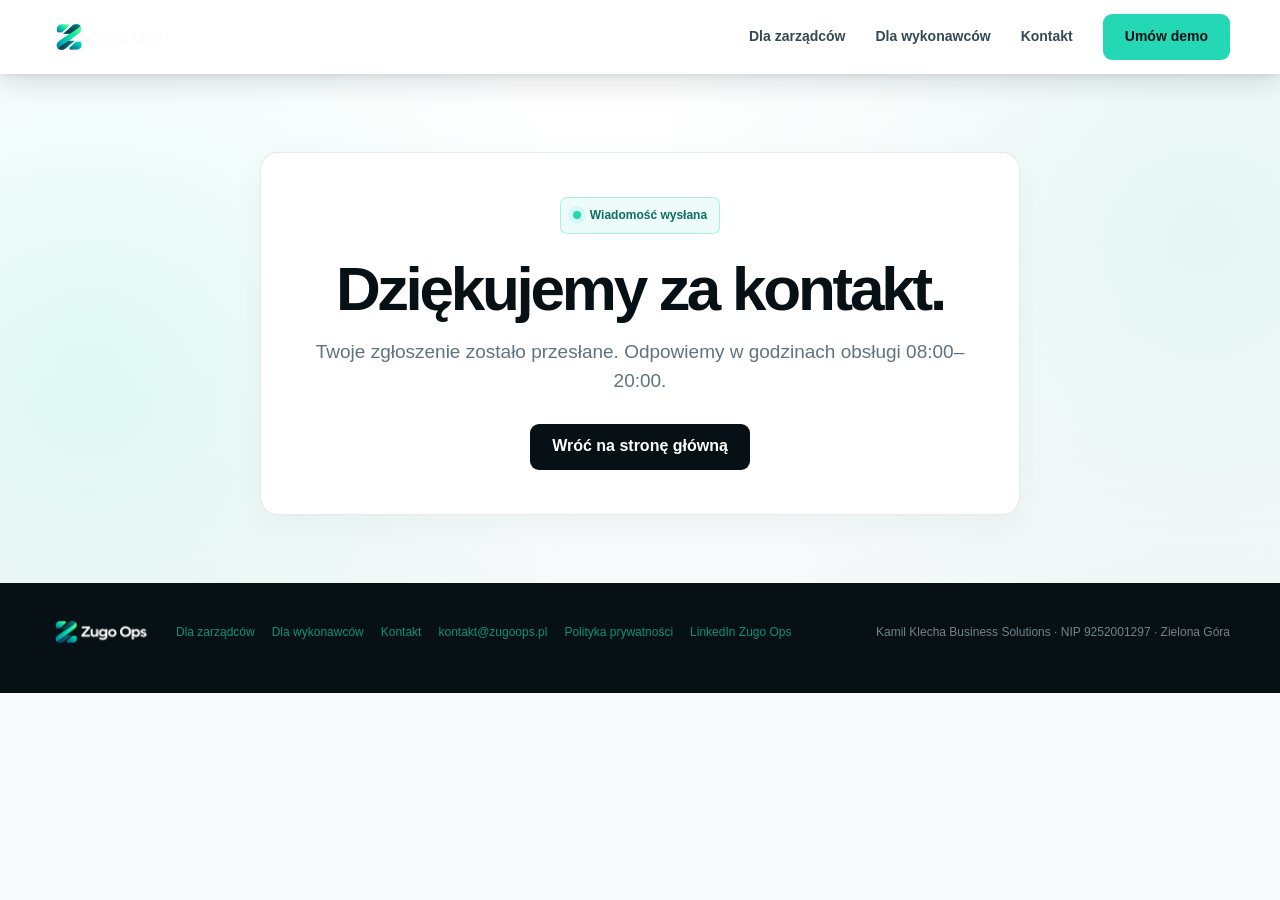
<file: dziekujemy.html>
<!doctype html><html lang="pl"><head>
<meta charset="utf-8">
<meta name="viewport" content="width=device-width,initial-scale=1">
<title>Dziękujemy — Zugo Ops</title>
<meta name="description" content="Potwierdzenie wysłania formularza Zugo Ops.">
<meta name="theme-color" content="#071015">
<meta name="robots" content="noindex,follow">
<link rel="canonical" href="https://zugoops.pl/dziekujemy.html">
<link rel="stylesheet" href="/zugo-proptech-v58.css">
<link rel="icon" type="image/png" sizes="64x64" href="/favicon-64.png">
<link rel="apple-touch-icon" href="/favicon.png">
<meta property="og:type" content="website">
<meta property="og:site_name" content="Zugo Ops">
<meta property="og:locale" content="pl_PL">
<meta property="og:title" content="Dziękujemy — Zugo Ops">
<meta property="og:description" content="Potwierdzenie wysłania formularza Zugo Ops.">
<meta property="og:url" content="https://zugoops.pl/dziekujemy.html">
<meta property="og:image" content="https://zugoops.pl/og-image.png">
<meta property="og:image:width" content="1200">
<meta property="og:image:height" content="630">
<meta name="twitter:card" content="summary_large_image">
<meta name="twitter:title" content="Dziękujemy — Zugo Ops">
<meta name="twitter:description" content="Potwierdzenie wysłania formularza Zugo Ops.">
<meta name="twitter:image" content="https://zugoops.pl/og-image.png">
<script type="application/ld+json">{"@context": "https://schema.org", "@type": "ProfessionalService", "@id": "https://zugoops.pl/#organization", "name": "Zugo Ops", "legalName": "Kamil Klecha Business Solutions", "url": "https://zugoops.pl/", "logo": "https://zugoops.pl/zugo-logo.png", "image": "https://zugoops.pl/og-image.png", "email": "kontakt@zugoops.pl", "taxID": "9252001297", "areaServed": {"@type": "AdministrativeArea", "name": "Zielona Góra i uzgodnione lokalizacje w Polsce"}, "address": {"@type": "PostalAddress", "addressLocality": "Zielona Góra", "addressCountry": "PL"}, "founder": {"@type": "Person", "name": "Kamil Klecha", "url": "https://www.linkedin.com/in/kamil-klecha/"}, "sameAs": ["https://www.linkedin.com/company/zugoapp"]}</script>
<script defer src="/zugo-site-v55.js"></script>
</head><body><nav class="nav">
<div class="wrap navin">
<a class="brand" href="/" aria-label="Zugo Ops — strona główna">
<img class="logo" src="/zugo-logo.png" width="210" height="70" alt="Zugo Ops">
</a>
<div class="links"><a class="" href="/zarzadcy/">Dla zarządców</a><a class="" href="/wykonawcy/">Dla wykonawców</a><a class="" href="/kontakt/">Kontakt</a><a class="btn primary" href="/kontakt/#demo">Umów demo</a></div>
<button class="menuToggle" type="button" aria-expanded="false" aria-controls="mobileMenu" aria-label="Otwórz menu">
<span></span><span></span><span></span>
</button>
</div>
<div class="mobileMenu" id="mobileMenu"><a href="/zarzadcy/">Dla zarządców</a><a href="/wykonawcy/">Dla wykonawców</a><a href="/kontakt/">Kontakt</a><a class="btn primary" href="/kontakt/#demo">Umów demo</a></div>
</nav>
<main class="hero"><div class="wrap"><div class="ctaBox" style="max-width:760px;margin:auto;text-align:center">
<div class="eyebrow">Wiadomość wysłana</div>
<h1 style="font-size:clamp(42px,6vw,62px)">Dziękujemy za kontakt.</h1>
<p class="lead" style="margin:18px auto 28px">Twoje zgłoszenie zostało przesłane. Odpowiemy w godzinach obsługi 08:00–20:00.</p>
<a class="btn primary" href="/">Wróć na stronę główną</a>
</div></div></main>
<footer>
<div class="wrap foot">
<img class="footLogo" src="/zugo-logo.png" width="168" height="56" alt="Zugo Ops">
<div class="footlinks">
<a href="/zarzadcy/">Dla zarządców</a>
<a href="/wykonawcy/">Dla wykonawców</a>
<a href="/kontakt/">Kontakt</a>
<a href="mailto:kontakt@zugoops.pl">kontakt@zugoops.pl</a>
<a href="/polityka-prywatnosci/">Polityka prywatności</a>
<a href="https://www.linkedin.com/company/zugoapp" target="_blank" rel="noopener">LinkedIn Zugo Ops</a>
</div>
<div class="companyLine">Kamil Klecha Business Solutions · NIP 9252001297 · Zielona Góra</div>
</div>
</footer></body></html>
</file>
<file: zugo-proptech-v58.css>
:root{
 --bg:#071015;--bg2:#09171d;--surface:#0f222b;--surface2:#0b181e;
 --text:#f2f5f6;--muted:#a9b7bd;--dim:#758991;--mint:#24d7b5;--mint2:#a7f2db;
 --red:#ff6b63;--amber:#ffcb66;--line:rgba(255,255,255,.095);--lineMint:rgba(36,215,181,.24);
 --card:rgba(255,255,255,.038);--max:1180px;
}
*{box-sizing:border-box}html{scroll-behavior:smooth}body{margin:0;font-family:Inter,ui-sans-serif,-apple-system,BlinkMacSystemFont,"Segoe UI",sans-serif;background:radial-gradient(circle at 8% 4%,rgba(36,215,181,.09),transparent 27%),radial-gradient(circle at 92% 12%,rgba(35,118,148,.10),transparent 24%),linear-gradient(180deg,var(--bg),var(--bg2) 55%,var(--bg));color:var(--text);line-height:1.55;-webkit-font-smoothing:antialiased}
a{color:inherit;text-decoration:none}img{display:block;max-width:100%}.wrap{width:min(calc(100% - 40px),var(--max));margin:auto}
.nav{position:sticky;top:0;z-index:80;border-bottom:1px solid rgba(255,255,255,.06);background:rgba(7,16,21,.88);backdrop-filter:blur(16px)}
.navin{height:78px;display:flex;align-items:center;justify-content:space-between;gap:24px}.brand{display:flex;align-items:center}.logo{height:40px;width:auto}.links{display:flex;gap:26px;align-items:center;font-size:14px;color:#c7d1d5}.links a:hover,.links a.active{color:#fff}.links a.active{position:relative}.links a.active:after{content:"";position:absolute;left:0;right:0;bottom:-10px;height:2px;background:var(--mint);border-radius:2px}
.menuToggle{display:none;width:44px;height:44px;border:1px solid var(--line);border-radius:13px;background:rgba(255,255,255,.035);padding:10px;cursor:pointer}.menuToggle span{display:block;height:2px;background:#fff;margin:5px 0;border-radius:2px}.mobileMenu{display:none}
.btn{display:inline-flex;align-items:center;justify-content:center;gap:8px;min-height:50px;padding:0 21px;border-radius:15px;border:1px solid transparent;font-weight:800;transition:.18s ease;cursor:pointer}.btn:hover{transform:translateY(-1px)}.primary{background:linear-gradient(135deg,var(--mint),#77e7c7);color:#062118;box-shadow:0 14px 40px rgba(36,215,181,.15)}.secondary{background:rgba(255,255,255,.025);border-color:var(--line);color:#fff}.textLink{color:var(--mint2);text-decoration:underline;text-underline-offset:3px}
.hero{padding:90px 0 68px}.heroGrid{display:grid;grid-template-columns:1.02fr .98fr;gap:58px;align-items:center}.heroTextOnly{max-width:880px}
.eyebrow{display:inline-flex;align-items:center;gap:9px;padding:8px 12px;border:1px solid var(--lineMint);background:rgba(36,215,181,.055);border-radius:999px;color:#d4f7ec;font-size:12px;font-weight:850;margin-bottom:24px}.eyebrow:before{content:"";width:8px;height:8px;border-radius:50%;background:var(--mint);box-shadow:0 0 0 5px rgba(36,215,181,.10)}
h1{font-size:clamp(48px,6vw,75px);line-height:.99;letter-spacing:-.06em;margin:0;font-weight:850}.accent{color:var(--mint2)}.hero p{font-size:19px;color:var(--muted);max-width:710px;margin:25px 0 0}.actions{display:flex;gap:12px;flex-wrap:wrap;margin-top:28px}.micro{display:flex;gap:18px;flex-wrap:wrap;margin-top:19px;font-size:12px;color:#84969d}.micro span:before{content:"✓";color:var(--mint);font-weight:900;margin-right:7px}
.heroVisual{position:relative;padding:14px;border:1px solid var(--lineMint);background:linear-gradient(180deg,rgba(36,215,181,.055),rgba(255,255,255,.02));border-radius:30px;box-shadow:0 30px 85px rgba(0,0,0,.28);overflow:hidden}.heroVisual img{width:100%;height:auto;border-radius:21px}
section{padding:88px 0}.strip{padding:0}.kicker{text-transform:uppercase;letter-spacing:.13em;font-size:12px;font-weight:900;color:var(--mint);margin-bottom:12px}h2{font-size:clamp(36px,4.5vw,55px);line-height:1.04;letter-spacing:-.045em;margin:0;max-width:900px}.lead{font-size:18px;color:var(--muted);max-width:810px;margin:17px 0 0}
.valueStrip{display:grid;grid-template-columns:repeat(4,1fr);gap:12px}.value{border:1px solid var(--line);background:var(--card);border-radius:18px;padding:18px}.value b{display:block;font-size:14px}.value small{color:var(--dim)}
.split{display:grid;grid-template-columns:1fr 1fr;gap:18px;margin-top:42px}.side{border:1px solid var(--line);background:var(--card);border-radius:25px;padding:29px;position:relative;overflow:hidden}.side.mint{border-color:var(--lineMint);background:linear-gradient(180deg,rgba(36,215,181,.07),rgba(255,255,255,.025))}.side h3{font-size:28px;line-height:1.08;letter-spacing:-.035em;margin:0 0 13px}.side p{color:var(--muted)}
.checks{display:grid;gap:11px;margin-top:22px;color:#d3dcdf}.checks div{display:flex;gap:10px}.checks div:before{content:"✓";color:var(--mint);font-weight:900}.checks.red div:before{content:"×";color:var(--red)}
.band{border-top:1px solid rgba(255,255,255,.06);border-bottom:1px solid rgba(255,255,255,.06);background:linear-gradient(90deg,rgba(255,255,255,.012),rgba(36,215,181,.025),rgba(255,255,255,.012))}
.flow{display:grid;grid-template-columns:repeat(5,1fr);gap:12px;margin-top:42px}.step{border:1px solid var(--line);border-radius:20px;background:var(--card);padding:21px;min-height:185px;position:relative}.step:not(:last-child):after{content:"→";position:absolute;right:-19px;top:48%;z-index:2;color:var(--mint);font-size:18px}.num{width:35px;height:35px;border-radius:11px;display:grid;place-items:center;background:rgba(36,215,181,.09);border:1px solid rgba(36,215,181,.14);color:var(--mint);font-size:12px;font-weight:900}.step h3{font-size:17px;margin:27px 0 7px}.step p{font-size:13px;color:var(--muted);margin:0}
.promise{display:grid;grid-template-columns:.92fr 1.08fr;gap:50px;align-items:start}.promiseGrid{display:grid;grid-template-columns:1fr 1fr;gap:12px}.promiseItem{border:1px solid var(--line);background:var(--card);padding:17px;border-radius:17px}.promiseItem b{display:block;font-size:14px;margin-bottom:4px}.promiseItem small{color:var(--dim)}
.startGrid{display:grid;grid-template-columns:repeat(4,1fr);gap:13px;margin-top:40px}.startCard{padding:22px;border:1px solid var(--line);background:var(--card);border-radius:20px}.startCard .num{margin-bottom:28px}.startCard h3{font-size:17px;margin:0 0 7px}.startCard p{font-size:13px;color:var(--muted);margin:0}
.founderCard{display:grid;grid-template-columns:.72fr 1.28fr;gap:34px;align-items:start;border:1px solid var(--lineMint);background:radial-gradient(circle at 0 0,rgba(36,215,181,.11),transparent 42%),var(--card);border-radius:28px;padding:34px}.founderFacts{display:grid;gap:12px}.founderFact{border:1px solid var(--line);background:rgba(255,255,255,.02);border-radius:17px;padding:18px}.founderFact b{display:block;font-size:14px}.founderFact small{color:var(--dim)}.founderMeta{margin-top:22px}.founderMeta b{display:block;font-size:18px}.founderMeta small{color:var(--mint2)}.founderLinks{display:flex;gap:10px;flex-wrap:wrap;margin-top:18px}
.opsGrid{display:grid;grid-template-columns:repeat(3,1fr);gap:13px;margin-top:38px}.opsCard{border:1px solid var(--line);background:var(--card);border-radius:20px;padding:22px}.opsCard b{display:block;margin-bottom:7px}.opsCard p{margin:0;color:var(--muted);font-size:14px}.opsCard strong{color:var(--mint2)}
.qaGrid{display:grid;grid-template-columns:repeat(2,1fr);gap:14px;margin-top:36px}.screen{border:1px solid var(--line);background:#08141a;border-radius:22px;overflow:hidden;box-shadow:0 18px 55px rgba(0,0,0,.22)}.screenBar{padding:12px 15px;border-bottom:1px solid var(--line);display:flex;justify-content:space-between;color:var(--dim);font-size:11px}.screenBody{padding:18px}.message{padding:13px 14px;border-radius:14px;background:#10242c;border:1px solid #1b3942;margin-bottom:10px;font-size:13px}.message b{color:#fff}.message.good{border-color:rgba(36,215,181,.25);background:rgba(36,215,181,.06)}.message.warn{border-color:rgba(255,203,102,.25);background:rgba(255,203,102,.05)}.screenNote{font-size:11px;color:var(--dim);margin-top:11px}
.faq{display:grid;gap:10px;margin-top:35px;max-width:1000px}details{border:1px solid var(--line);border-radius:17px;background:var(--card);padding:18px 20px}summary{cursor:pointer;list-style:none;font-weight:800;display:flex;justify-content:space-between;gap:20px}summary::-webkit-details-marker{display:none}summary:after{content:"+";color:var(--mint);font-size:20px}details[open] summary:after{content:"−"}details p{color:var(--muted);margin:13px 0 0}
.ctaBox{border:1px solid var(--lineMint);border-radius:30px;background:radial-gradient(circle at 10% 0,rgba(36,215,181,.12),transparent 43%),var(--card);padding:44px}.ctaGrid{display:grid;grid-template-columns:.85fr 1.15fr;gap:45px;align-items:start}
.form{display:grid;grid-template-columns:1fr 1fr;gap:13px}.field{display:grid;gap:6px}.full{grid-column:1/-1}.field label{font-size:12px;font-weight:800;color:#cbd6da}.field input,.field select,.field textarea{width:100%;border:1px solid rgba(255,255,255,.11);background:#0b181e;color:var(--text);border-radius:13px;padding:13px 14px;font:inherit;outline:none}.field input,.field select{min-height:49px}.field textarea{min-height:108px;resize:vertical}.field input:focus,.field select:focus,.field textarea:focus{border-color:rgba(36,215,181,.55);box-shadow:0 0 0 3px rgba(36,215,181,.08)}.field input::placeholder,.field textarea::placeholder{color:#657a82}.hint,.legalNotice{grid-column:1/-1;color:#70838b;font-size:11px}.legalNotice a{color:var(--mint2);text-decoration:underline;text-underline-offset:2px}.formActions{grid-column:1/-1;display:flex;align-items:center;gap:12px;flex-wrap:wrap}.formStatus{font-size:12px;color:var(--muted)}.formStatus.error{color:#ff9993}.formStatus.success{color:var(--mint2)}
.contactGrid{display:grid;grid-template-columns:1fr 1fr;gap:14px;margin-top:35px}.contactCard{border:1px solid var(--line);background:var(--card);border-radius:22px;padding:25px}.contactCard .icon{font-size:25px;color:var(--mint);margin-bottom:25px}.contactCard b{display:block;font-size:19px}.contactCard a{display:inline-block;color:var(--mint2);margin-top:7px}.contactCard p{color:var(--muted);margin:8px 0 0}
.legalPage{max-width:900px}.legalPage h2{font-size:28px;margin:38px 0 13px}.legalPage h3{font-size:18px;margin:28px 0 8px}.legalPage p,.legalPage li{color:var(--muted)}.legalPage ul{padding-left:20px}.legalPage strong{color:var(--text)}
.notFound{min-height:65vh;display:grid;place-items:center;text-align:center}.notFound .code{font-size:clamp(80px,14vw,160px);font-weight:900;letter-spacing:-.08em;color:rgba(167,242,219,.12);line-height:.8}
footer{border-top:1px solid rgba(255,255,255,.07);padding:32px 0 44px;color:#788a91;font-size:12px}.foot{display:grid;grid-template-columns:auto 1fr auto;align-items:center;gap:24px}.footLogo{height:34px;width:auto}.footlinks{display:flex;gap:17px;flex-wrap:wrap}.foot a{color:#a7f2db}.companyLine{text-align:right}
@media(max-width:950px){.links{display:none}.menuToggle{display:block}.mobileMenu.open{display:flex;flex-direction:column;gap:4px;padding:8px 20px 18px;border-top:1px solid var(--line)}.mobileMenu a{padding:12px 4px;color:#d5dfe2}.mobileMenu .btn{margin-top:8px}.heroGrid,.promise,.ctaGrid,.founderCard{grid-template-columns:1fr}.valueStrip,.flow,.startGrid,.opsGrid{grid-template-columns:1fr 1fr}.step:after{display:none}.foot{grid-template-columns:1fr}.companyLine{text-align:left}}
@media(max-width:650px){.wrap{width:min(calc(100% - 28px),var(--max))}.navin{height:68px}.logo{height:34px}.hero{padding-top:62px}h1{font-size:47px}.hero p,.lead{font-size:17px}section{padding:70px 0}.valueStrip,.split,.flow,.startGrid,.opsGrid,.qaGrid,.promiseGrid,.form,.contactGrid{grid-template-columns:1fr}.full,.hint,.legalNotice,.formActions{grid-column:1}.ctaBox{padding:29px 21px}.footlinks{display:grid;gap:10px}.heroVisual{padding:10px}}


/* Founder photo + narrative section */
.founderCardWithPhoto{
  grid-template-columns:360px 1fr;
  align-items:center;
}
.founderPhotoWrap{
  border-radius:24px;
  overflow:hidden;
  border:1px solid var(--lineMint);
  background:var(--surface);
  box-shadow:0 24px 70px rgba(0,0,0,.28);
}
.founderPhoto{
  width:100%;
  height:auto;
  aspect-ratio:1/1;
  object-fit:cover;
  object-position:center;
}
.founderStory{
  color:var(--muted);
  font-size:16px;
  margin:18px 0 0;
  max-width:760px;
}
@media(max-width:950px){
  .founderCardWithPhoto{grid-template-columns:1fr}
  .founderPhotoWrap{max-width:420px}
}


/* Founder photo v2 — original image, display crop only */
.founderPhotoWrap{
  aspect-ratio:4/5;
  max-height:520px;
}
.founderPhoto{
  width:100%;
  height:100%;
  aspect-ratio:auto;
  object-fit:cover;
  object-position:center 43%;
}
@media(max-width:950px){
  .founderPhotoWrap{
    aspect-ratio:4/5;
    max-width:420px;
  }
}


/* =========================================================
   PROPTECH V4 — operational product visual language
   Less "AI landing page", more property operations console.
   ========================================================= */

:root{
  --radius-lg:16px;
  --radius-md:11px;
  --radius-sm:8px;
  --console:#081319;
  --console2:#0b1a21;
  --hairline:rgba(255,255,255,.075);
}

/* De-glow / de-template */
body{
  background:
    linear-gradient(rgba(255,255,255,.018) 1px, transparent 1px),
    linear-gradient(90deg,rgba(255,255,255,.018) 1px, transparent 1px),
    linear-gradient(180deg,#071015,#09171d 48%,#071015);
  background-size:64px 64px,64px 64px,auto;
}
.nav{background:rgba(7,16,21,.95)}
.btn{border-radius:9px;min-height:46px}
.primary{box-shadow:none}
.eyebrow{border-radius:7px;background:rgba(36,215,181,.04)}
.heroVisual,.side,.value,.step,.startCard,.opsCard,.promiseItem,.screen,
.contactCard,.ctaBox,.founderCard,details{
  border-radius:var(--radius-lg);
  box-shadow:none;
}
.heroVisual{background:var(--console);padding:0}
section{position:relative}
.band{background:rgba(255,255,255,.012)}
h1{letter-spacing:-.052em}

/* Product console hero */
.opsConsole{
  border:1px solid rgba(255,255,255,.10);
  background:var(--console);
  overflow:hidden;
  border-radius:14px;
  box-shadow:0 25px 70px rgba(0,0,0,.30);
}
.consoleTop{
  height:46px;display:flex;align-items:center;justify-content:space-between;
  padding:0 15px;border-bottom:1px solid var(--hairline);
  background:#09171d;font-size:11px;color:#83969d;
}
.consoleBrand{display:flex;align-items:center;gap:9px;color:#dbe5e8;font-weight:800}
.consoleDot{width:8px;height:8px;border-radius:50%;background:var(--mint)}
.consoleLive{display:flex;align-items:center;gap:7px}
.consoleLive:before{content:"";width:6px;height:6px;border-radius:50%;background:var(--mint)}
.consoleShell{display:grid;grid-template-columns:144px 1fr;min-height:410px}
.consoleSide{
  border-right:1px solid var(--hairline);padding:15px 10px;background:#08141a;
}
.consoleSideLabel{
  padding:9px 10px;border-radius:7px;color:#758991;font-size:11px;margin-bottom:4px
}
.consoleSideLabel.active{
  background:rgba(36,215,181,.07);color:#c9f7ea;border:1px solid rgba(36,215,181,.12)
}
.consoleMain{padding:18px}
.consoleHeader{display:flex;justify-content:space-between;align-items:flex-end;gap:12px;margin-bottom:15px}
.consoleHeader b{font-size:16px}.consoleHeader small{color:#758991}
.consoleFilters{display:flex;gap:6px;flex-wrap:wrap}
.consoleFilter{
  padding:5px 8px;border:1px solid var(--hairline);border-radius:6px;
  font-size:9px;color:#82969d;background:#0b1920
}
.ticketTable{border:1px solid var(--hairline);border-radius:9px;overflow:hidden}
.ticketHead,.ticketRow{
  display:grid;grid-template-columns:58px 1.5fr .8fr .9fr 80px;gap:8px;align-items:center;
}
.ticketHead{
  padding:8px 10px;background:#0c1a21;border-bottom:1px solid var(--hairline);
  color:#6f848c;font-size:8px;text-transform:uppercase;letter-spacing:.07em
}
.ticketRow{
  padding:11px 10px;border-bottom:1px solid rgba(255,255,255,.055);
  color:#cbd5d9;font-size:10px
}
.ticketRow:last-child{border-bottom:0}
.ticketRow strong{font-size:10px;color:#f0f4f5}
.statusChip{
  width:max-content;padding:4px 7px;border-radius:5px;font-size:8px;font-weight:800;
  border:1px solid rgba(255,255,255,.08)
}
.statusChip.green{color:#9df0d8;background:rgba(36,215,181,.07);border-color:rgba(36,215,181,.16)}
.statusChip.amber{color:#ffd78a;background:rgba(255,203,102,.06);border-color:rgba(255,203,102,.15)}
.statusChip.gray{color:#9aabb1;background:rgba(255,255,255,.035)}
.consoleFooter{
  display:flex;justify-content:space-between;gap:12px;padding-top:14px;color:#71858d;font-size:9px
}

/* More product-like section chrome */
.sectionRule{
  display:flex;align-items:center;gap:12px;margin-bottom:26px;color:#81939a;font-size:11px;
  text-transform:uppercase;letter-spacing:.12em
}
.sectionRule:after{content:"";height:1px;background:var(--hairline);flex:1}
.propFeatureGrid{display:grid;grid-template-columns:1.15fr .85fr;gap:15px;margin-top:36px}
.propPanel{
  border:1px solid var(--hairline);background:var(--console);border-radius:14px;overflow:hidden
}
.propPanelTitle{
  height:43px;display:flex;align-items:center;justify-content:space-between;
  border-bottom:1px solid var(--hairline);padding:0 14px;font-size:11px;color:#80939a
}
.propPanelBody{padding:16px}
.activityItem{
  display:grid;grid-template-columns:12px 92px 1fr auto;gap:10px;align-items:start;
  padding:11px 0;border-bottom:1px solid rgba(255,255,255,.055);font-size:11px
}
.activityItem:last-child{border:0}
.activityDot{width:7px;height:7px;border-radius:50%;background:var(--mint);margin-top:5px}
.activityTime{color:#657b84;font-size:9px}.activityText{color:#cad4d8}
.activityMeta{color:#758991;font-size:9px}
.ruleRows{display:grid}
.ruleRow{
  display:grid;grid-template-columns:1fr auto;gap:18px;padding:13px 0;
  border-bottom:1px solid rgba(255,255,255,.055);font-size:11px
}
.ruleRow:last-child{border:0}.ruleRow span{color:#80939a}.ruleRow b{font-size:10px;color:#dce4e7}

/* Demo CTA */
.demoBlock{
  margin-top:38px;border:1px solid rgba(36,215,181,.20);
  background:#081319;border-radius:14px;overflow:hidden
}
.demoVideoPlaceholder{
  aspect-ratio:16/8;min-height:330px;display:grid;place-items:center;
  background:
    linear-gradient(rgba(255,255,255,.018) 1px,transparent 1px),
    linear-gradient(90deg,rgba(255,255,255,.018) 1px,transparent 1px),
    radial-gradient(circle at 50% 35%,rgba(36,215,181,.09),transparent 36%),#081319;
  background-size:42px 42px,42px 42px,auto,auto;text-align:center;padding:25px
}
.demoPlay{
  width:62px;height:62px;border-radius:50%;border:1px solid rgba(36,215,181,.32);
  display:grid;place-items:center;margin:0 auto 18px;color:var(--mint);font-size:20px;
  background:rgba(36,215,181,.055)
}
.demoVideoPlaceholder b{font-size:20px}.demoVideoPlaceholder p{
  max-width:520px;margin:8px auto 0;color:#81949c;font-size:13px
}
.demoCaption{
  padding:12px 15px;border-top:1px solid var(--hairline);
  display:flex;justify-content:space-between;gap:15px;color:#73878f;font-size:10px
}
.demoCaption strong{color:#cbd5d9}

/* Founder less "marketing card" */
.founderCard{
  border-color:var(--hairline);
  background:#081319;
}
.founderPhotoWrap{border-radius:12px}
.founderStory{max-width:800px}

/* Manager / contractor operational blocks */
.opsCard{background:#081319;border-color:var(--hairline)}
.qaGrid .screen{background:#081319}
.message{border-radius:7px}
.ticketStatus,.statusChip{border-radius:5px}

@media(max-width:950px){
  .consoleShell{grid-template-columns:1fr}
  .consoleSide{display:none}
  .propFeatureGrid{grid-template-columns:1fr}
}
@media(max-width:650px){
  .ticketHead{display:none}
  .ticketRow{grid-template-columns:48px 1fr 90px}
  .ticketRow > :nth-child(3),.ticketRow > :nth-child(4){display:none}
  .activityItem{grid-template-columns:12px 1fr auto}
  .activityTime{display:none}
  .demoVideoPlaceholder{min-height:260px}
}


/* =========================================================
   LIGHT PROPTECH V5
   White-first property operations visual language
   Zugo mint/teal as accents only
   ========================================================= */

:root{
  --bg:#f7f9fa;
  --bg2:#ffffff;
  --surface:#ffffff;
  --surface2:#f1f5f6;
  --text:#102028;
  --muted:#5f737c;
  --dim:#82949c;
  --mint:#24d7b5;
  --mint2:#0fae91;
  --deep:#071015;
  --teal:#0f222b;
  --line:rgba(7,16,21,.10);
  --lineMint:rgba(36,215,181,.30);
  --card:#ffffff;
  --console:#081319;
  --console2:#0b1a21;
  --hairline:rgba(7,16,21,.08);
}

html,body{
  background:#f7f9fa;
  color:var(--text);
}
body{
  background:
    linear-gradient(rgba(15,34,43,.025) 1px, transparent 1px),
    linear-gradient(90deg,rgba(15,34,43,.025) 1px, transparent 1px),
    linear-gradient(180deg,#fbfcfd,#f7f9fa 52%,#fff);
  background-size:64px 64px,64px 64px,auto;
}
.nav{
  background:rgba(255,255,255,.94);
  border-bottom:1px solid rgba(7,16,21,.08);
  box-shadow:0 1px 0 rgba(7,16,21,.03);
}
.logo{filter:none}
.links{color:#50636b}
.links a:hover,.links a.active{color:#071015}
.mobileMenu{background:#fff}
.mobileMenu a{color:#18313b}
.menuToggle{background:#fff;border-color:rgba(7,16,21,.12)}
.menuToggle span{background:#071015}

.btn.primary{
  background:#071015;
  color:#fff;
  box-shadow:none;
}
.btn.primary:hover{background:#0f222b}
.btn.secondary{
  background:#fff;
  border-color:rgba(7,16,21,.12);
  color:#102028;
}
.eyebrow{
  color:#0c6f5f;
  border-color:rgba(36,215,181,.32);
  background:rgba(36,215,181,.08);
}
.hero{padding-top:88px}
.hero p,.lead{color:var(--muted)}
.micro{color:#70838b}
.kicker{color:#0b9f86}
.accent{color:#0b9f86}
h1,h2,h3{color:#071015}

.value,.side,.step,.startCard,.opsCard,.promiseItem,.contactCard,
.ctaBox,.founderCard,details,.propPanel{
  background:#fff;
  border-color:rgba(7,16,21,.09);
  box-shadow:0 10px 30px rgba(20,42,52,.045);
}
.side.mint{
  background:linear-gradient(180deg,#f2fffb,#ffffff);
  border-color:rgba(36,215,181,.28);
}
.band{
  background:#fff;
  border-color:rgba(7,16,21,.07);
}
.checks{color:#334a54}
.checks.red{color:#536870}

.num,.deliverableIcon{
  background:rgba(36,215,181,.10);
  border-color:rgba(36,215,181,.18);
  color:#0a927b;
}
.step:not(:last-child):after{color:#0da98e}
.textLink,.contactCard a,.foot a,.legalNotice a{color:#0b917b}

/* Hero product console remains dark as a strong product anchor */
.opsConsole{
  border-color:rgba(7,16,21,.12);
  box-shadow:0 24px 55px rgba(20,42,52,.16);
}
.consoleTop{background:#09171d}
.consoleSide{background:#08141a}
.consoleMain{background:#081319}

/* Operational blocks get less "AI card", more enterprise UI */
.sectionRule{color:#6f8189}
.sectionRule:after{background:rgba(7,16,21,.09)}
.propPanel{
  overflow:hidden;
}
.propPanelTitle{
  background:#f6f9fa;
  border-color:rgba(7,16,21,.08);
  color:#61757e;
}
.propPanelBody{background:#fff}
.activityItem{border-color:rgba(7,16,21,.065)}
.activityText{color:#29414b}
.activityTime,.activityMeta{color:#7d9098}
.ruleRow{border-color:rgba(7,16,21,.065)}
.ruleRow span{color:#60747d}
.ruleRow b{color:#17323c}

/* Demo block light shell */
.demoBlock{
  background:#fff;
  border-color:rgba(7,16,21,.09);
  box-shadow:0 14px 35px rgba(20,42,52,.05);
}
.demoVideoPlaceholder{
  background:
    linear-gradient(rgba(15,34,43,.025) 1px,transparent 1px),
    linear-gradient(90deg,rgba(15,34,43,.025) 1px,transparent 1px),
    radial-gradient(circle at 50% 35%,rgba(36,215,181,.09),transparent 36%),#f8fbfb;
  background-size:42px 42px,42px 42px,auto,auto;
}
.demoVideoPlaceholder b{color:#071015}
.demoVideoPlaceholder p{color:#6c8088}
.demoPlay{
  background:#071015;
  color:#24d7b5;
  border-color:#071015;
}
.demoCaption{
  border-color:rgba(7,16,21,.08);
  color:#768990;
}
.demoCaption strong{color:#203942}

/* Founder */
.founderCard{
  background:linear-gradient(180deg,#ffffff,#fbfdfd);
  border-color:rgba(7,16,21,.09);
}
.founderStory{color:#566a73}
.founderMeta small{color:#0b917b}

/* Manager QA screens remain dark product snapshots */
.qaGrid .screen{
  background:#081319;
  border-color:rgba(7,16,21,.12);
}
.screenBar{color:#8ca0a8}
.screenNote{color:#81949c}

/* Contact / forms */
.field label{color:#425862}
.field input,.field select,.field textarea{
  background:#fff;
  color:#102028;
  border-color:rgba(7,16,21,.13);
}
.field input::placeholder,.field textarea::placeholder{color:#91a0a6}
.field input:focus,.field select:focus,.field textarea:focus{
  border-color:rgba(36,215,181,.65);
  box-shadow:0 0 0 3px rgba(36,215,181,.12);
}
.hint,.legalNotice{color:#7d9097}
.formStatus{color:#62777f}

/* Footer */
footer{
  background:#071015;
  color:#81949c;
  border-top:0;
}
footer .footLogo{filter:none}
footer a{color:#b9eee0}
footer .companyLine{color:#71848c}

/* Legal page */
.legalPage p,.legalPage li{color:#596d76}
.legalPage strong{color:#102028}

/* subtle logo-motif decorations */
.hero:before{
  content:"";
  position:absolute;
  width:260px;height:260px;
  right:3vw;top:75px;
  border:1px solid rgba(36,215,181,.10);
  transform:rotate(45deg);
  border-radius:34px;
  pointer-events:none;
}
.hero:after{
  content:"";
  position:absolute;
  width:110px;height:110px;
  left:2vw;top:210px;
  border-left:3px solid rgba(36,215,181,.18);
  border-bottom:3px solid rgba(36,215,181,.18);
  transform:rotate(45deg);
  pointer-events:none;
}
.hero > .wrap{position:relative;z-index:2}

/* Large section labels feel more "PropTech publication" */
section:not(.strip)>.wrap>.kicker{
  display:inline-flex;
  align-items:center;
  gap:9px;
}
section:not(.strip)>.wrap>.kicker:before{
  content:"";
  width:18px;height:2px;background:#24d7b5;
}

/* Feature cards slightly squarer */
.value,.step,.startCard,.opsCard,.promiseItem,.contactCard,details{
  border-radius:12px;
}
.ctaBox,.founderCard{border-radius:18px}
.heroVisual,.opsConsole,.propPanel,.demoBlock{border-radius:14px}

@media(max-width:950px){
  .hero:before,.hero:after{display:none}
}


/* Outcome-based value section */
.outcomesSection{
  background:#fff;
  border-top:1px solid rgba(7,16,21,.07);
  border-bottom:1px solid rgba(7,16,21,.07);
}
.outcomesGrid{
  display:grid;
  grid-template-columns:1fr 1fr;
  gap:0;
  margin-top:46px;
  border-top:1px solid rgba(7,16,21,.09);
  border-left:1px solid rgba(7,16,21,.09);
}
.outcomeItem{
  min-height:255px;
  padding:30px 34px 34px;
  border-right:1px solid rgba(7,16,21,.09);
  border-bottom:1px solid rgba(7,16,21,.09);
  position:relative;
  background:#fff;
}
.outcomeItem:before{
  content:"";
  position:absolute;
  left:0;
  top:0;
  width:0;
  height:3px;
  background:#24d7b5;
  transition:width .2s ease;
}
.outcomeItem:hover:before{width:100%}
.outcomeIndex{
  display:block;
  font-size:11px;
  font-weight:900;
  letter-spacing:.10em;
  color:#0b9f86;
  margin-bottom:44px;
}
.outcomeItem h3{
  font-size:24px;
  line-height:1.12;
  letter-spacing:-.035em;
  margin:0 0 12px;
}
.outcomeItem p{
  color:#62757d;
  max-width:480px;
  margin:0;
  font-size:15px;
}
@media(max-width:720px){
  .outcomesGrid{grid-template-columns:1fr}
  .outcomeItem{min-height:auto}
}


/* V5.2 cachefix final guards */
html, body {
  background-color:#f7f9fa !important;
  color:#102028 !important;
}
.nav {
  background:rgba(255,255,255,.96) !important;
  border-bottom-color:rgba(7,16,21,.08) !important;
}
.hero {
  background:
    radial-gradient(circle at 84% 15%, rgba(36,215,181,.10), transparent 24%),
    linear-gradient(180deg,#ffffff,#f7f9fa) !important;
}
.hero h1 { color:#071015 !important; }
.hero p { color:#5f737c !important; }


/* V5.3 — explicit business outcomes directly under hero */
.outcomesStrong{
  padding:86px 0;
  background:#ffffff !important;
  border-top:1px solid rgba(7,16,21,.08);
  border-bottom:1px solid rgba(7,16,21,.08);
}
.outcomesIntro{
  display:grid;
  grid-template-columns:1fr 1fr;
  gap:56px;
  align-items:end;
  margin-bottom:48px;
}
.outcomesIntro h2{max-width:620px}
.outcomesIntro .lead{margin:0;max-width:560px}
.outcomesGridStrong{
  display:grid;
  grid-template-columns:repeat(4,1fr);
  gap:0;
  border-top:1px solid rgba(7,16,21,.10);
  border-left:1px solid rgba(7,16,21,.10);
}
.outcomesGridStrong .outcomeItem{
  min-height:320px;
  padding:30px 28px 32px;
  border-right:1px solid rgba(7,16,21,.10);
  border-bottom:1px solid rgba(7,16,21,.10);
  background:#fff;
}
.outcomesGridStrong .outcomeIndex{margin-bottom:54px}
.outcomesGridStrong .outcomeItem h3{font-size:23px;line-height:1.08}
.outcomesGridStrong .outcomeItem p{font-size:14px;line-height:1.58}
@media(max-width:1050px){
  .outcomesGridStrong{grid-template-columns:1fr 1fr}
}
@media(max-width:720px){
  .outcomesIntro{grid-template-columns:1fr;gap:18px}
  .outcomesGridStrong{grid-template-columns:1fr}
  .outcomesGridStrong .outcomeItem{min-height:auto}
}


/* V5.4 — floating sticky navigation inspired by modern PropTech */
.nav{
  position:sticky !important;
  top:14px !important;
  z-index:1000 !important;
  width:min(calc(100% - 36px),1180px) !important;
  margin:14px auto 0 !important;
  border:1px solid rgba(7,16,21,.09) !important;
  border-radius:18px !important;
  background:rgba(255,255,255,.90) !important;
  backdrop-filter:blur(18px) saturate(140%) !important;
  -webkit-backdrop-filter:blur(18px) saturate(140%) !important;
  box-shadow:
    0 12px 32px rgba(20,42,52,.08),
    0 2px 8px rgba(20,42,52,.04) !important;
  transition:
    box-shadow .22s ease,
    transform .22s ease,
    background-color .22s ease !important;
}
.nav.scrolled{
  background:rgba(255,255,255,.96) !important;
  box-shadow:
    0 18px 42px rgba(20,42,52,.12),
    0 4px 12px rgba(20,42,52,.05) !important;
}
.navin{
  height:68px !important;
  width:100% !important;
  padding:0 18px !important;
}
.mobileMenu{
  border-top:1px solid rgba(7,16,21,.07) !important;
  border-radius:0 0 16px 16px !important;
  background:rgba(255,255,255,.97) !important;
}
@media(max-width:720px){
  .nav{
    width:min(calc(100% - 20px),1180px) !important;
    top:8px !important;
    margin-top:8px !important;
    border-radius:14px !important;
  }
  .navin{
    height:62px !important;
    padding:0 12px !important;
  }
}


/* =========================================================
   V5.5 UX PASS
   Strong sticky header shadow + clearer enterprise hierarchy
   ========================================================= */

/* Property Meld-like sticky bar: full width, clear bottom shadow */
.nav{
  position:sticky !important;
  top:0 !important;
  z-index:1200 !important;
  width:100% !important;
  margin:0 !important;
  border:0 !important;
  border-radius:0 !important;
  background:rgba(255,255,255,.97) !important;
  backdrop-filter:blur(16px) saturate(140%) !important;
  -webkit-backdrop-filter:blur(16px) saturate(140%) !important;
  box-shadow:
    0 10px 26px rgba(7,16,21,.12),
    0 2px 7px rgba(7,16,21,.08) !important;
}
.nav.scrolled{
  box-shadow:
    0 14px 34px rgba(7,16,21,.16),
    0 3px 9px rgba(7,16,21,.09) !important;
}
.navin{
  height:74px !important;
  width:min(calc(100% - 40px),1180px) !important;
  padding:0 !important;
  margin:auto !important;
}

/* clearer primary navigation */
.links{gap:30px !important}
.links>a:not(.btn){
  font-weight:650;
  color:#334a54 !important;
}
.links>a:not(.btn):hover{color:#071015 !important}
.nav .btn.primary{
  background:#24d7b5 !important;
  color:#071015 !important;
  font-weight:850;
}

/* Hero spacing now accounts for sticky nav */
.hero{
  padding-top:78px !important;
}

/* stronger hero split */
.heroGrid{
  gap:72px !important;
}
.hero .actions{
  margin-top:32px !important;
}
.hero .btn.primary{
  background:#071015 !important;
  color:#fff !important;
}
.hero .btn.secondary{
  background:#fff !important;
  color:#071015 !important;
  border-color:rgba(7,16,21,.14) !important;
}

/* outcomes section: make the four reasons visually dominant */
.outcomesStrong{
  padding:96px 0 !important;
}
.outcomesIntro{
  margin-bottom:54px !important;
}
.outcomesGridStrong .outcomeItem{
  min-height:330px !important;
  transition:background .18s ease, transform .18s ease;
}
.outcomesGridStrong .outcomeItem:hover{
  background:#f7fbfa !important;
}
.outcomesGridStrong .outcomeIndex{
  font-size:12px !important;
  margin-bottom:58px !important;
}
.outcomesGridStrong .outcomeItem h3{
  font-size:25px !important;
  max-width:230px;
}
.outcomesGridStrong .outcomeItem p{
  margin-top:14px !important;
  color:#596d76 !important;
}

/* stronger demo CTA */
.demoBlock{
  border:1px solid rgba(7,16,21,.12) !important;
}
.demoVideoPlaceholder{
  position:relative;
}
.demoVideoPlaceholder:after{
  content:"Demo wideo po zakończeniu pilota";
  position:absolute;
  top:18px;
  right:18px;
  padding:6px 9px;
  border-radius:999px;
  background:#fff;
  border:1px solid rgba(7,16,21,.10);
  color:#50636b;
  font-size:10px;
  font-weight:750;
}

/* product panels feel more like application UI */
.opsConsole{
  box-shadow:0 24px 60px rgba(7,16,21,.18) !important;
}
.propPanel{
  box-shadow:0 8px 28px rgba(20,42,52,.045) !important;
}

/* tighter editorial rhythm */
section + section{
  scroll-margin-top:90px;
}

/* footer stays dark and clear */
footer{
  margin-top:0;
}

/* mobile sticky nav */
@media(max-width:720px){
  .nav{
    top:0 !important;
    margin:0 !important;
    border-radius:0 !important;
  }
  .navin{
    width:min(calc(100% - 24px),1180px) !important;
    height:66px !important;
  }
}


/* V5.6 — clean live gradient hero; no decorative crosses/grid */
body{
  background:#f7f9fa !important;
  background-image:none !important;
}

.hero{
  position:relative !important;
  overflow:hidden !important;
  background:
    radial-gradient(circle at 7% 58%, rgba(36,215,181,.13) 0%, rgba(36,215,181,.055) 20%, rgba(36,215,181,0) 42%),
    radial-gradient(circle at 94% 30%, rgba(15,174,145,.10) 0%, rgba(15,174,145,.04) 22%, rgba(15,174,145,0) 44%),
    linear-gradient(180deg,#ffffff 0%,#fbfdfd 58%,#f7f9fa 100%) !important;
}

.hero:before,
.hero:after{
  content:none !important;
  display:none !important;
}

.hero > .wrap{
  position:relative !important;
  z-index:2 !important;
}

.outcomesStrong,
.band,
section{
  background-image:none;
}

.opsConsole{
  background:#081319 !important;
}

/* V5.7 SEO/AI visibility pass: no visual redesign */

/* V5.8 CRO */
.processFlow{padding:110px 0;background:#fff;border-top:1px solid rgba(7,16,21,.07);border-bottom:1px solid rgba(7,16,21,.07)}
.processIntro{max-width:760px;margin-bottom:58px}.processIntro p{font-size:18px;line-height:1.65;color:#63757d}
.processTimeline{border-top:1px solid rgba(7,16,21,.12)}
.processStep{display:grid;grid-template-columns:90px 1fr;gap:24px;padding:32px 0;border-bottom:1px solid rgba(7,16,21,.12)}
.processStep>span{font-size:13px;font-weight:900;letter-spacing:.12em;color:#0ca88d;padding-top:5px}
.processStep h3{margin:0 0 8px;font-size:25px}.processStep p{max-width:720px;margin:0;color:#65777f;line-height:1.65}
.processCta{display:flex;gap:12px;margin-top:38px;flex-wrap:wrap}
.demoBooking{padding:105px 0;background:radial-gradient(circle at 88% 40%,rgba(36,215,181,.10),transparent 35%),linear-gradient(180deg,#f7fbfa,#fff)}
.demoBookingGrid{display:grid;grid-template-columns:1.1fr .9fr;gap:64px;align-items:center}.demoBooking p{color:#63757d;line-height:1.65}
.demoBooking ul{padding-left:20px;line-height:1.9}.demoCard{background:#fff;border:1px solid rgba(7,16,21,.10);border-radius:22px;padding:34px;box-shadow:0 20px 50px rgba(7,16,21,.08)}
.demoCard small{font-weight:900;letter-spacing:.12em;color:#0ca88d}
.directContact{padding:72px 0 46px}.contactChannels{display:grid;grid-template-columns:repeat(4,1fr);gap:14px;margin-top:28px}
.contactChannel{min-height:160px;display:flex;flex-direction:column;justify-content:space-between;padding:22px;border:1px solid rgba(7,16,21,.10);border-radius:18px;background:#fff;color:#071015;text-decoration:none}
.contactChannel b{color:#0ca88d}.contactChannel span{color:#6c7d84;font-size:13px}.pending{opacity:.58}
.mobileDemoBar{display:none}
@media(max-width:900px){.demoBookingGrid{grid-template-columns:1fr}.contactChannels{grid-template-columns:repeat(2,1fr)}}
@media(max-width:720px){body{padding-bottom:72px}.processFlow{padding:76px 0}.processStep{grid-template-columns:52px 1fr;gap:12px}.contactChannels{grid-template-columns:1fr}.mobileDemoBar{position:fixed;display:block;left:12px;right:12px;bottom:10px;z-index:1400}.mobileDemoBar a{display:flex;align-items:center;justify-content:center;min-height:52px;border-radius:14px;background:#071015;color:#fff;text-decoration:none;font-weight:850;box-shadow:0 14px 34px rgba(7,16,21,.24)}}

.channelNote{margin-top:16px;color:#7b8b91;font-size:13px;max-width:760px}
</file>
